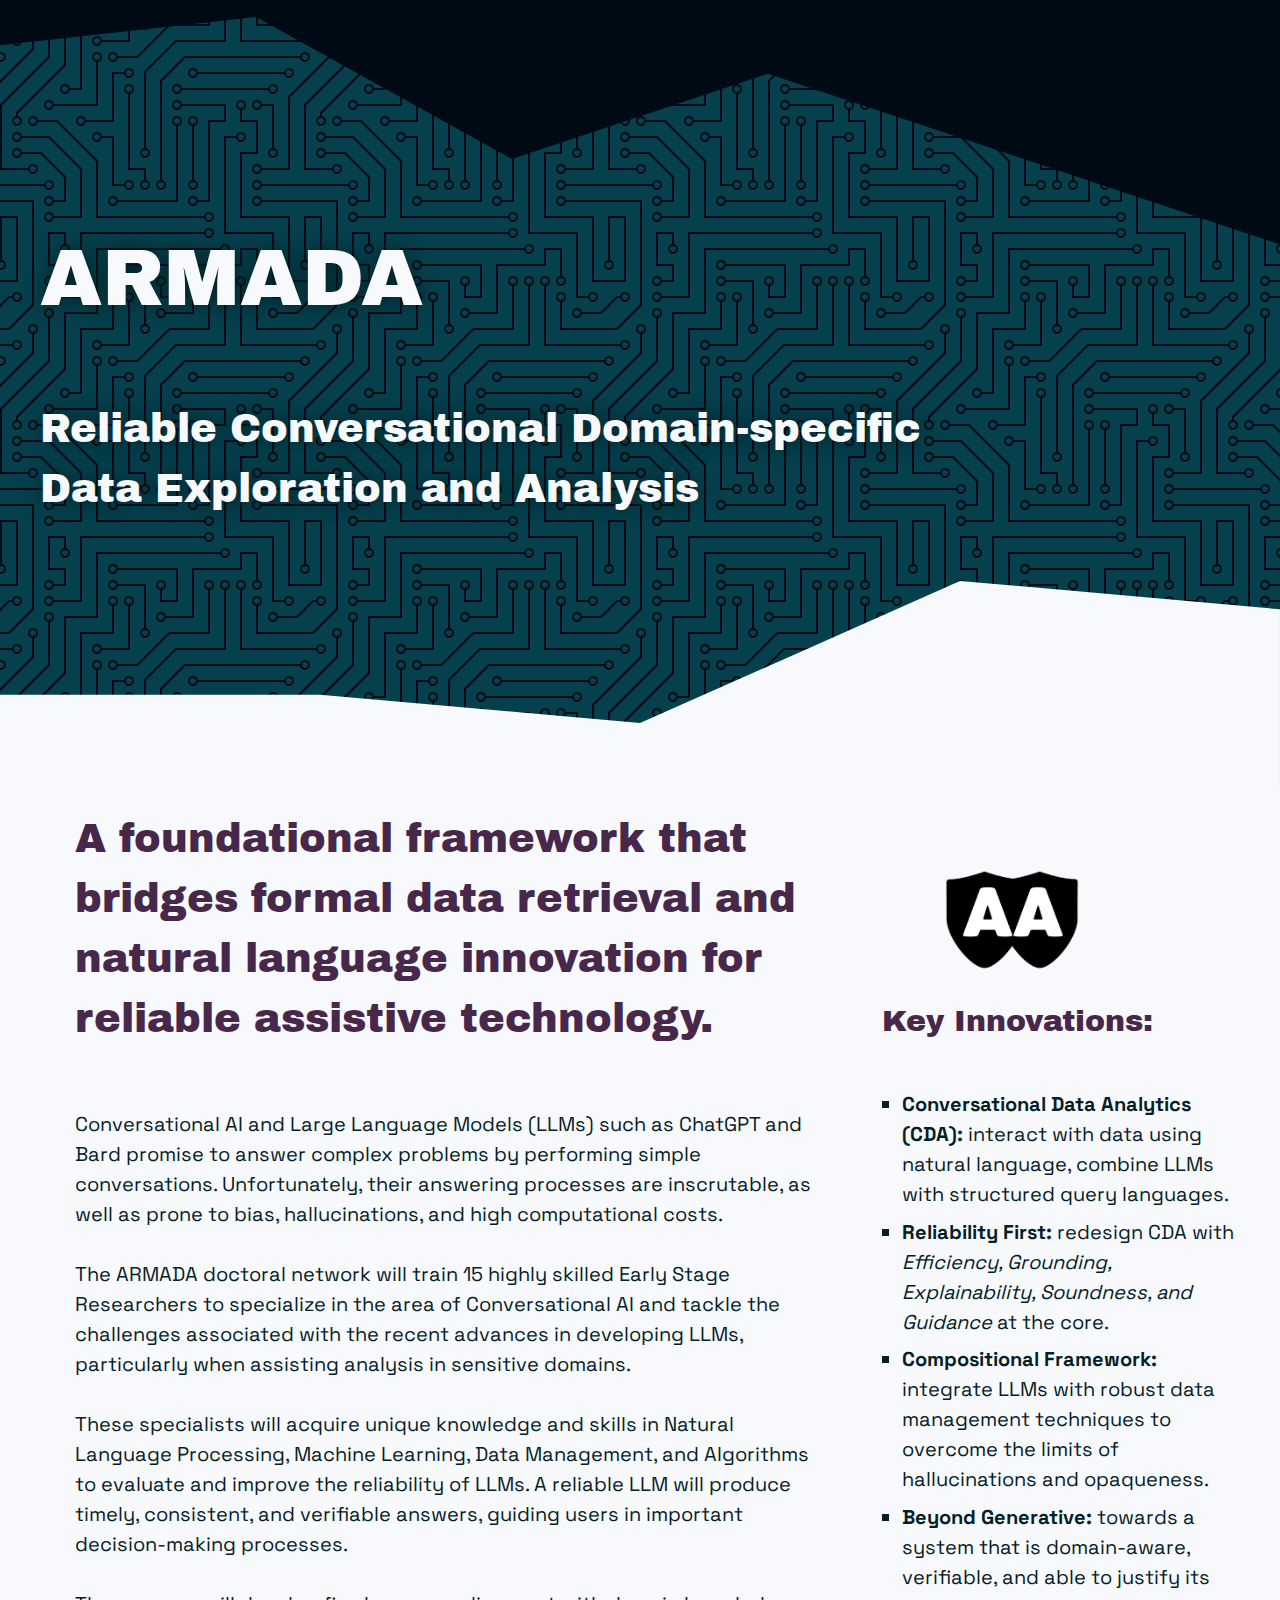
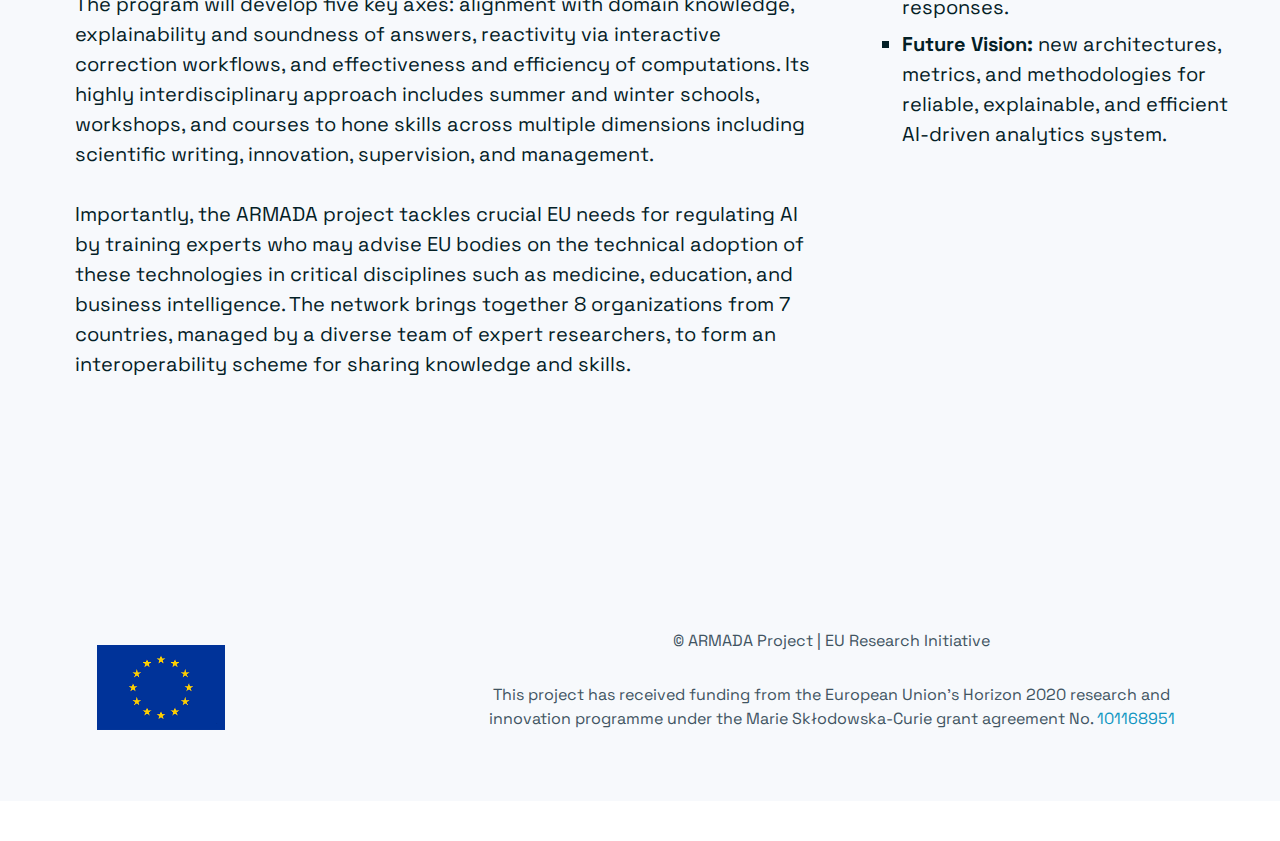
<file: index.html>
<!DOCTYPE html>
<html lang="en">
  <head>
    <meta charset="UTF-8" />
    <meta name="viewport" content="width=device-width, initial-scale=1.0" />
    <title>ARMADA: Reliable Conversational Data Exploration</title>

    <link rel="preconnect" href="https://fonts.googleapis.com">
    <link rel="preconnect" href="https://fonts.gstatic.com" crossorigin>
    <link href="https://fonts.googleapis.com/css2?family=Archivo+Black&family=Space+Grotesk:wght@300..700&display=swap" rel="stylesheet">

    <!-- PicoCSS Framework -->
    <link rel="stylesheet" href="/pico.min.css" />
    <!-- Flexbox Grid CSS -->
    <link rel="stylesheet" href="/flexboxgrid.min.css" />
    <!-- Custom CSS -->
    <link rel="stylesheet" href="/styles.css" />
  </head>
  <body>
    <header>
      <svg class="top" xmlns="http://www.w3.org/2000/svg" viewBox="0 0 1440 320"><path fill="#000A14" fill-opacity="1" d="M0,96L288,64L576,224L864,128L1152,224L1440,320L1440,0L1152,0L864,0L576,0L288,0L0,0Z"></path></svg>
      <!-- Hero Section with SVG Overlay and Catchy Colors -->
      <div class="hero">        
        <div class="hero-content">
          <h1>ARMADA</h1>
          <p class="sub-heading">Reliable Conversational Domain-specific <br /> Data Exploration and Analysis</p>
        </div>
      </div>
      <svg class="bottom" xmlns="http://www.w3.org/2000/svg" viewBox="0 0 1440 320"><path fill="#f7f9fc" fill-opacity="1" d="M0,192L360,192L720,224L1080,64L1440,96L1440,320L1080,320L720,320L360,320L0,320Z"></path></svg>
    </header>

    <main>
        <div class="container">
            <div class="row">            
                <section class="intro col-xs-12 col-md-8">
                    <h1>A foundational framework that bridges formal data retrieval and natural language innovation for reliable assistive technology.</h1>
                    <p>
                    Conversational AI and Large Language Models (LLMs) such as ChatGPT and Bard promise to answer complex problems by performing simple conversations. Unfortunately, their answering processes are inscrutable, as well as prone to bias, hallucinations, and high computational costs.
                    </p>
                    <p>
                    The ARMADA doctoral network will train 15 highly skilled Early Stage Researchers to specialize in the area of Conversational AI and tackle the challenges associated with the recent advances in developing LLMs, particularly when assisting analysis in sensitive domains.
                    </p>
                    <p>
                    These specialists will acquire unique knowledge and skills in Natural Language Processing, Machine Learning, Data Management, and Algorithms to evaluate and improve the reliability of LLMs. A reliable LLM will produce timely, consistent, and verifiable answers, guiding users in important decision-making processes.
                    </p>
                    <p>
                    The program will develop five key axes: alignment with domain knowledge, explainability and soundness of answers, reactivity via interactive correction workflows, and effectiveness and efficiency of computations. Its highly interdisciplinary approach includes summer and winter schools, workshops, and courses to hone skills across multiple dimensions including scientific writing, innovation, supervision, and management.
                    </p>
                    <p>
                    Importantly, the ARMADA project tackles crucial EU needs for regulating AI by training experts who may advise EU bodies on the technical adoption of these technologies in critical disciplines such as medicine, education, and business intelligence. The network brings together 8 organizations from 7 countries, managed by a diverse team of expert researchers, to form an interoperability scheme for sharing knowledge and skills.
                    </p>
                </section>
                <section class="side col-xs-12 col-md-4">
                    <!-- Logo placeholder -->
                    <img src="/armada-logo.png" alt="Project Logo" class="logo" width="40px"/>
                    <h3>Key Innovations:</h3>                    
                    <ul>
                        <li><strong>Conversational Data Analytics (CDA):</strong> interact with data using natural language, combine LLMs with structured query languages.</li>
                        <li><strong>Reliability First:</strong> redesign CDA with <em>Efficiency, Grounding, Explainability, Soundness, and Guidance</em> at the core.</li>
                        <li><strong>Compositional Framework:</strong> integrate LLMs with robust data management techniques to overcome the limits of hallucinations and opaqueness.</li>
                        <li><strong>Beyond Generative:</strong> towards a system that is domain-aware, verifiable, and able to justify its responses.</li>
                        <li><strong>Future Vision:</strong> new architectures, metrics, and methodologies for reliable, explainable, and efficient AI-driven analytics system.</li>
                    </ul>
                </section>            
            </div>
        </div>
    </main>

    <footer>
        <div class="container">
            <div class="row">
                <div class="col-md-2 col-xs-12">
                    <img class="eu-logo" src="/euflag.png" alt="EU Flag" />
                </div>
                <div class="col-md-8 col-md-offset-2 col-xs-12">
                    <p>&copy; ARMADA Project | EU Research Initiative</p>
                    <p>
                        This project has received funding from the European Union's Horizon 2020 research and innovation
                        programme under the Marie Skłodowska-Curie grant agreement No.
                        <a href="https://cordis.europa.eu/project/id/101168951" target="_blank">101168951</a>
                    </p>
                    </p>
                </div>
            </div>
        </div>
    </footer>
  </body>
</html>
</file>
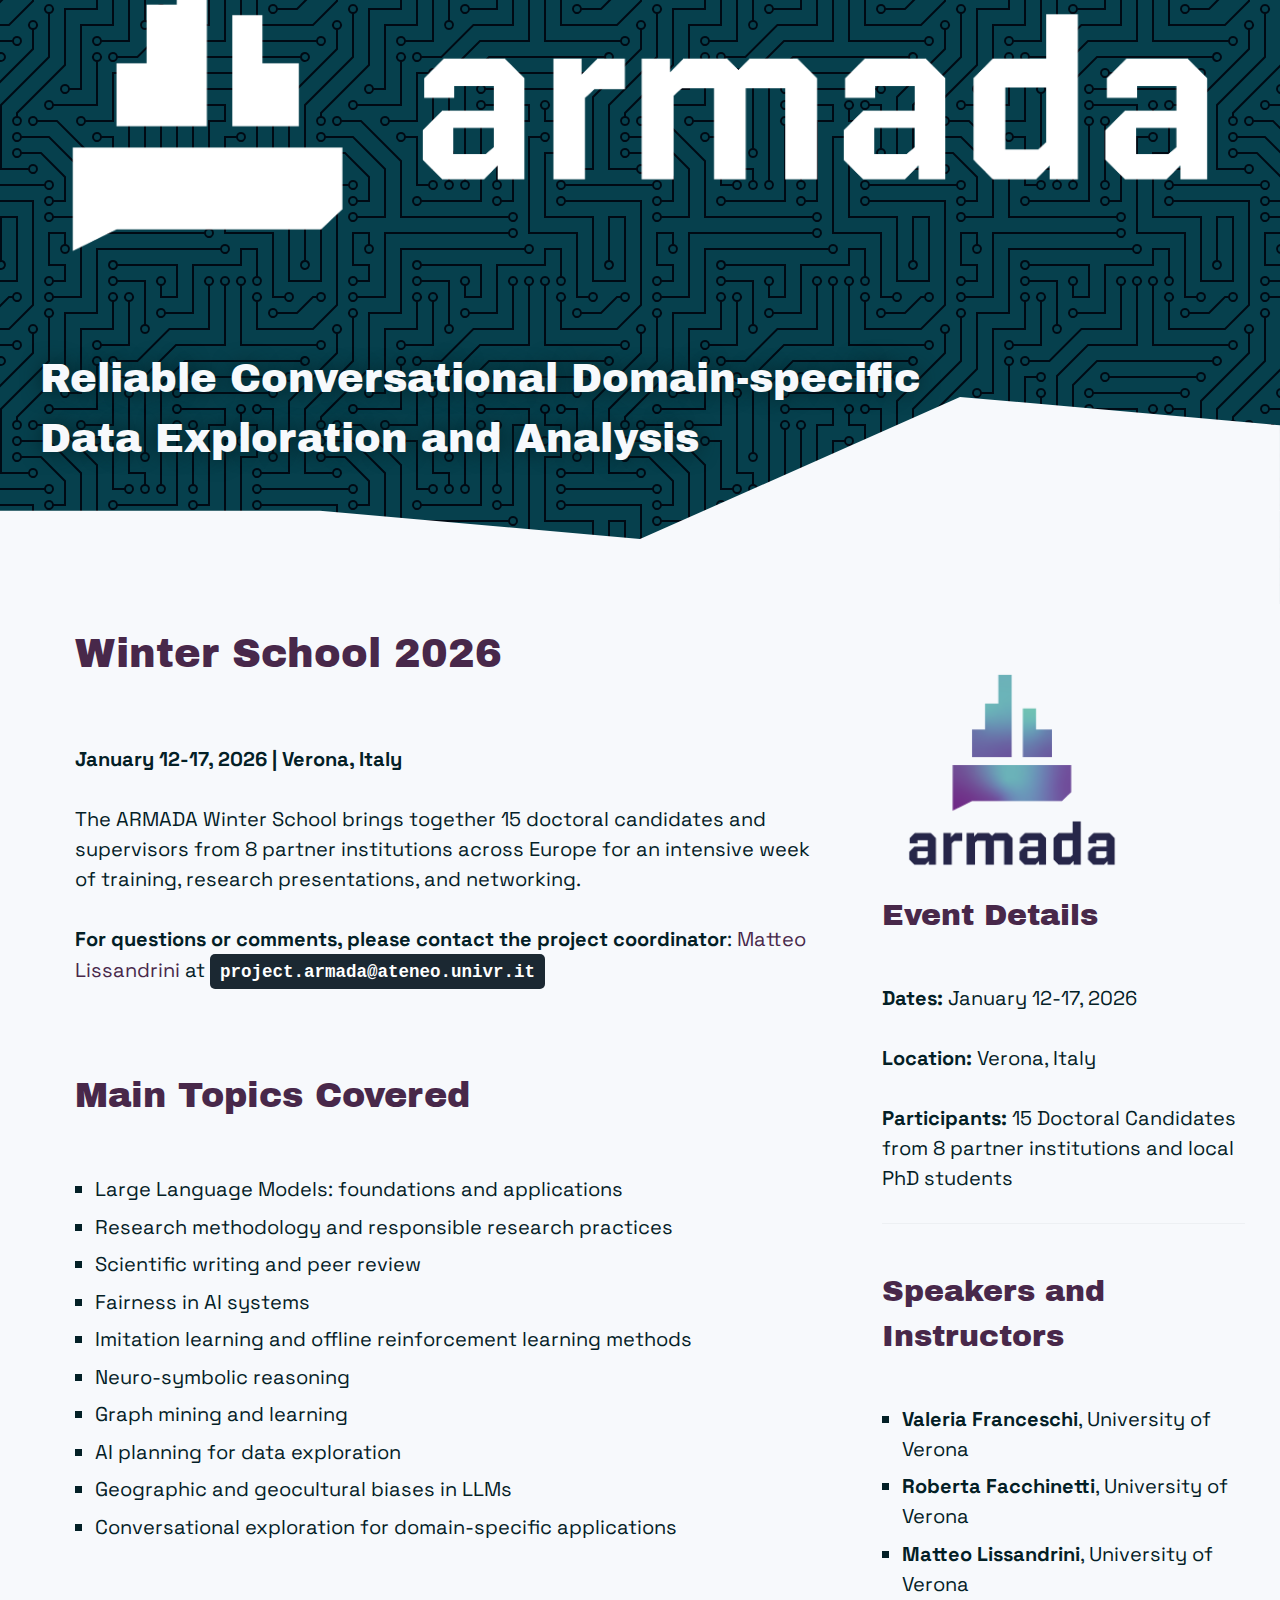
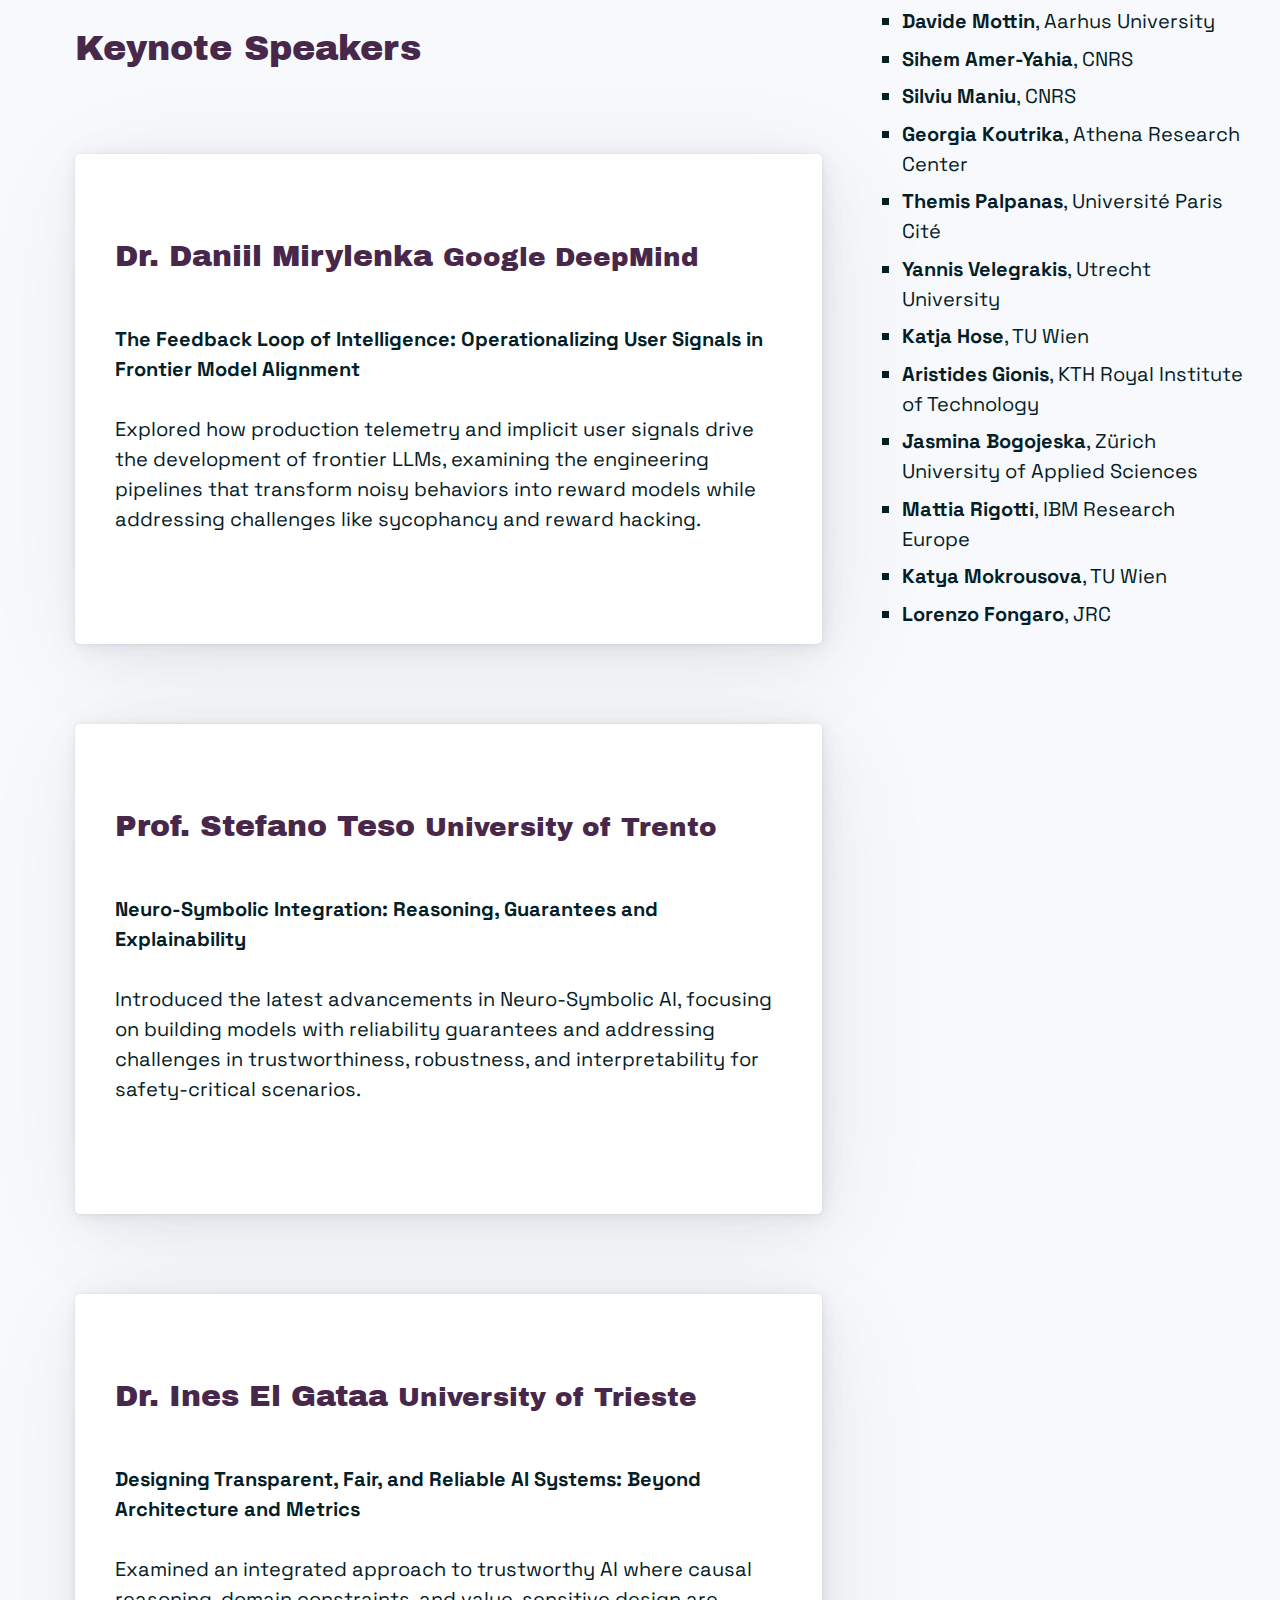
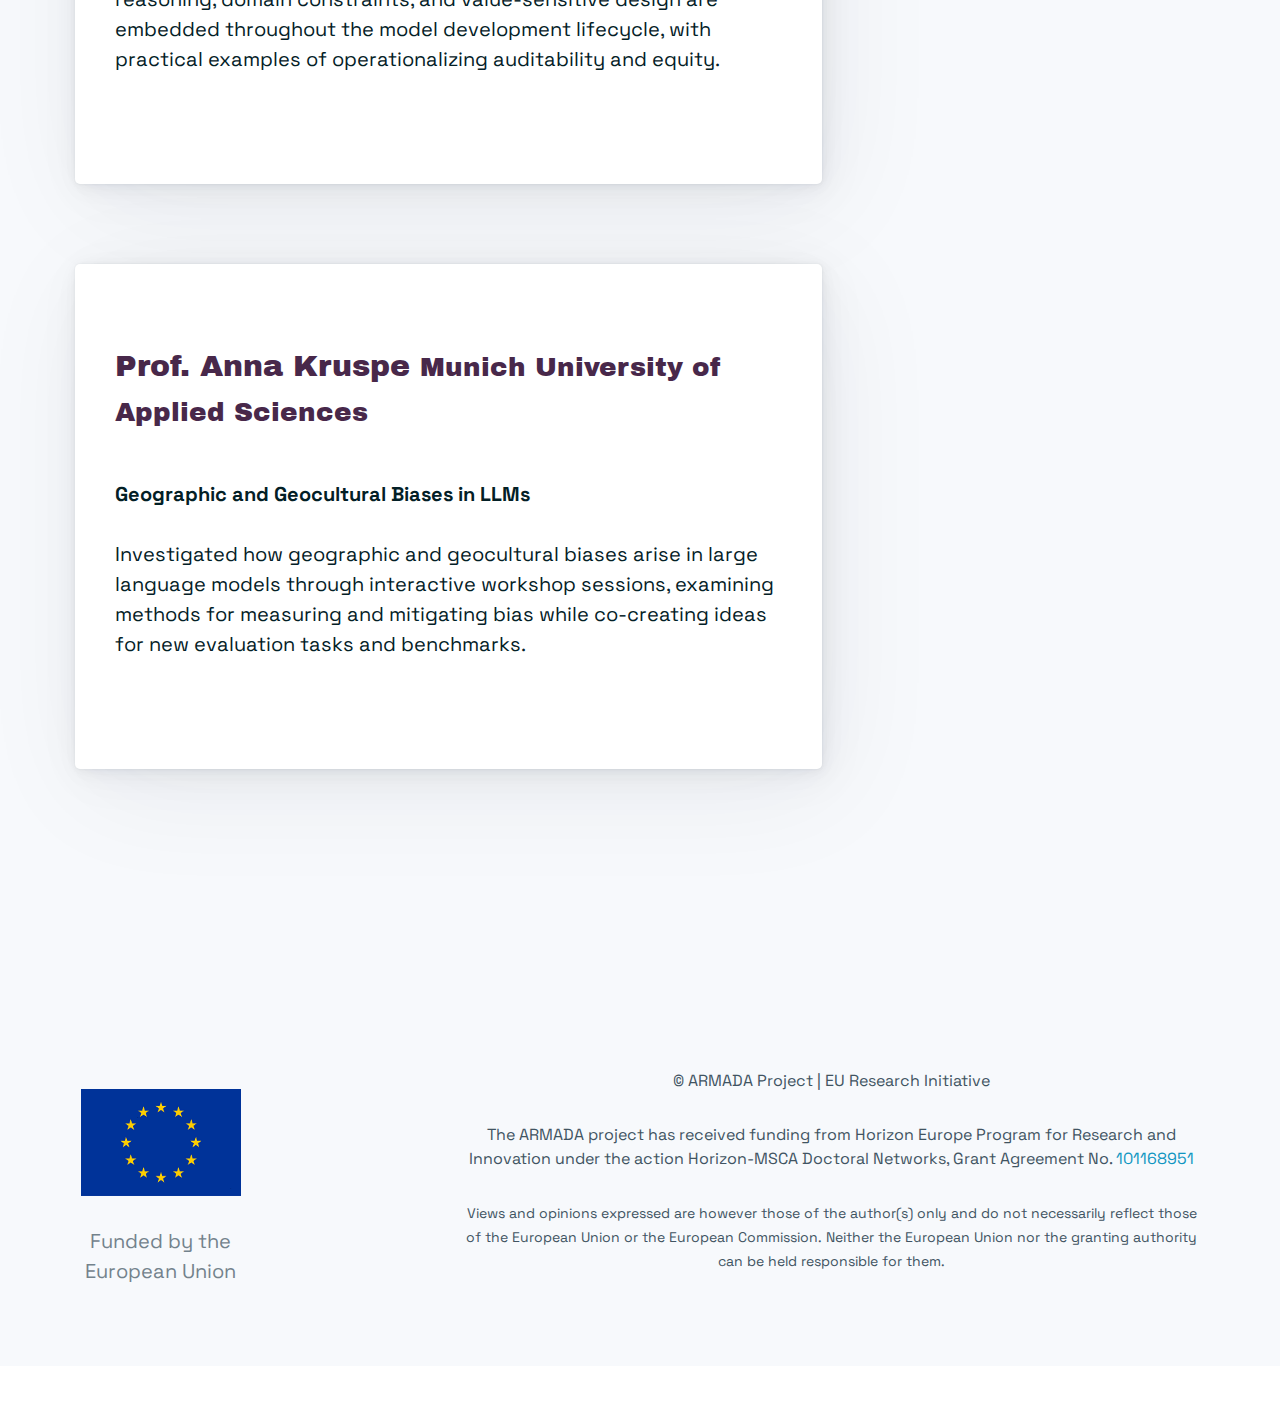
<file: 2026-univr-winterschool.html>
<!DOCTYPE html>
<html lang="en">
  <head>
    <meta charset="UTF-8" />
    <meta name="viewport" content="width=device-width, initial-scale=1.0" />
    <title>ARMADA Winter School 2026</title>

    <link rel="preconnect" href="https://fonts.googleapis.com">
    <link rel="preconnect" href="https://fonts.gstatic.com" crossorigin>
    <link href="https://fonts.googleapis.com/css2?family=Archivo+Black&family=Montserrat:ital,wght@0,100..900;1,100..900&family=Space+Grotesk:wght@300..700&display=swap" rel="stylesheet">
    <link href="https://fonts.googleapis.com/css2?family=Archivo+Black&family=Space+Grotesk:wght@300..700&display=swap" rel="stylesheet">
    <link rel="stylesheet" href="https://use.fontawesome.com/releases/v5.6.3/css/all.css" integrity="sha384-UHRtZLI+pbxtHCWp1t77Bi1L4ZtiqrqD80Kn4Z8NTSRyMA2Fd33n5dQ8lWUE00s/" crossorigin="anonymous" />

    <!-- PicoCSS Framework -->
    <link rel="stylesheet" href="/pico.min.css" />
    <!-- Flexbox Grid CSS -->
    <link rel="stylesheet" href="/flexboxgrid.min.css" />
    <!-- Custom CSS -->
    <link rel="stylesheet" href="/styles.css" />
  </head>
  <body>
    <header>
      <!-- <svg class="top" xmlns="http://www.w3.org/2000/svg" viewBox="0 0 1440 320"><path fill="#000A14" fill-opacity="1" d="M0,96L288,64L576,224L864,128L1152,224L1440,320L1440,0L1152,0L864,0L576,0L288,0L0,0Z"></path></svg> -->
      <!-- Hero Section with SVG Overlay and Catchy Colors -->
      <div class="hero">
        <div class="hero-content">
          <h1><img src="logos/armada-logo-w-h.png" alt="ARMADA" id="h-logo" /></h1>
          <p class="sub-heading">Reliable Conversational Domain-specific <br /> Data Exploration and Analysis</p>
        </div>
      </div>
      <svg class="bottom" xmlns="http://www.w3.org/2000/svg" viewBox="0 0 1440 320"><path fill="#f7f9fc" fill-opacity="1" d="M0,192L360,192L720,224L1080,64L1440,96L1440,320L1080,320L720,320L360,320L0,320Z"></path></svg>
    </header>

    <main>
        <div class="container">
            <div class="row">            
                <section class="intro col-xs-12 col-md-8">
                    <section>
                      <h1><i class="fas fa-snowflake"></i> Winter School 2026</h1>
                      <p>
                        <strong>January 12-17, 2026 | Verona, Italy</strong>
                      </p>

                      <p>The ARMADA Winter School brings together 15 doctoral candidates and supervisors from 8 partner institutions across Europe for an intensive week of training, research presentations, and networking.</p>

                      <p><strong>For questions or comments, please contact the project coordinator</strong>: <a href="https://lissandrini.com">Matteo Lissandrini</a> at <kbd>project.armada@ateneo.univr.it</kbd></p>
                    </section>

                    <section>
                      <h2><i class="fas fa-book"></i> Main Topics Covered</h2>
                      <ul>
                        <li>Large Language Models: foundations and applications</li>
                        <li>Research methodology and responsible research practices</li>
                        <li>Scientific writing and peer review</li>
                        <li>Fairness in AI systems</li>
                        <li>Imitation learning and offline reinforcement learning methods</li>
                        <li>Neuro-symbolic reasoning</li>
                        <li>Graph mining and learning</li>
                        <li>AI planning for data exploration</li>
                        <li>Geographic and geocultural biases in LLMs</li>
                        <li>Conversational exploration for domain-specific applications</li>
                      </ul>
                    </section>

                    <section>
                      <h2><i class="fas fa-microphone"></i> Keynote Speakers</h2>
                      
                      <article class="wp-container">
                        <!-- Image: headshot of Daniil Mirylenka, suggested path: /speakers/mirylenka.jpg -->
                        <h3>Dr. Daniil Mirylenka <small>Google DeepMind</small></h3>
                        <p><strong>The Feedback Loop of Intelligence: Operationalizing User Signals in Frontier Model Alignment</strong></p>
                        <p>Explored how production telemetry and implicit user signals drive the development of frontier LLMs, examining the engineering pipelines that transform noisy behaviors into reward models while addressing challenges like sycophancy and reward hacking.</p>
                      </article>

                      <article class="wp-container">
                        <!-- Image: headshot of Stefano Teso, suggested path: /speakers/teso.jpg -->
                        <h3>Prof. Stefano Teso <small>University of Trento</small></h3>
                        <p><strong>Neuro-Symbolic Integration: Reasoning, Guarantees and Explainability</strong></p>
                        <p>Introduced the latest advancements in Neuro-Symbolic AI, focusing on building models with reliability guarantees and addressing challenges in trustworthiness, robustness, and interpretability for safety-critical scenarios.</p>
                      </article>

                      <article class="wp-container">
                        <!-- Image: headshot of Ines El Gataa, suggested path: /speakers/elgataa.jpg -->
                        <h3>Dr. Ines El Gataa <small>University of Trieste</small></h3>
                        <p><strong>Designing Transparent, Fair, and Reliable AI Systems: Beyond Architecture and Metrics</strong></p>
                        <p>Examined an integrated approach to trustworthy AI where causal reasoning, domain constraints, and value-sensitive design are embedded throughout the model development lifecycle, with practical examples of operationalizing auditability and equity.</p>
                      </article>

                      <article class="wp-container">
                        <!-- Image: headshot of Anna Kruspe, suggested path: /speakers/kruspe.jpg -->
                        <h3>Prof. Anna Kruspe <small>Munich University of Applied Sciences</small></h3>
                        <p><strong>Geographic and Geocultural Biases in LLMs</strong></p>
                        <p>Investigated how geographic and geocultural biases arise in large language models through interactive workshop sessions, examining methods for measuring and mitigating bias while co-creating ideas for new evaluation tasks and benchmarks.</p>
                      </article>

                    </section>
                </section>

                <section class="side col-xs-12 col-md-4">
                    <!-- Image: ARMADA logo -->
                    <img src="/logos/armada-logo-c-v.png" alt="Project Logo" class="logo" width="40px"/>
                    
                    <h3><i class="fas fa-calendar-alt"></i> Event Details</h3>
                    <p><strong>Dates:</strong> January 12-17, 2026</p>
                    <p><strong>Location:</strong> Verona, Italy</p>
                    <p><strong>Participants:</strong> 15 Doctoral Candidates from 8 partner institutions and local PhD students</p>
                    
                    <hr />

                    <h3><i class="fas fa-chalkboard-teacher"></i> Speakers and Instructors</h3>
                    <ul>
                      <li><b>Valeria Franceschi</b>, University of Verona</li>
                      <li><b>Roberta Facchinetti</b>, University of Verona</li>
                      <li><b>Matteo Lissandrini</b>, University of Verona</li>
                      <li><b>Davide Mottin</b>, Aarhus University</li>
                      <li><b>Sihem Amer-Yahia</b>, CNRS</li>
                      <li><b>Silviu Maniu</b>, CNRS</li>
                      <li><b>Georgia Koutrika</b>, Athena Research Center</li>
                      <li><b>Themis Palpanas</b>, Université Paris Cité</li>
                      <li><b>Yannis Velegrakis</b>, Utrecht University</li>
                      <li><b>Katja Hose</b>, TU Wien</li>
                      <li><b>Aristides Gionis</b>, KTH Royal Institute of Technology</li>
                      <li><b>Jasmina Bogojeska</b>, Zürich University of Applied Sciences</li>
                      <li><b>Mattia Rigotti</b>, IBM Research Europe</li>
                      <li><b>Katya Mokrousova</b>, TU Wien</li>
                      <li><b>Lorenzo Fongaro</b>, JRC</li>
                    </ul>
                    
                </section>            
            </div>
        </div>
    </main>

    <footer>
        <div class="container">
            <div class="row">
                <figure class="col-md-2 col-xs-12">
                    <img class="eu-logo" src="/euflag.png" alt="EU Flag" />
                    <figcaption>
                      Funded by the European Union
                    </figcaption>
                </figure>
                <div class="col-md-8 col-md-offset-2 col-xs-12">
                    <p>&copy; ARMADA Project | EU Research Initiative</p>
                    <p>
                        The ARMADA project has received funding from Horizon Europe Program for Research and Innovation under the action Horizon-MSCA Doctoral Networks, Grant Agreement No. <a href="https://cordis.europa.eu/project/id/101168951" target="_blank">101168951</a>
                    </p>
                    <p>
                      <small>
                        Views and opinions expressed are however those of the author(s) only and do not necessarily reflect those of the European Union or the European Commission. Neither the European Union nor the granting authority can be held responsible for them.
                      </small>
                    </p>
                </div>
            </div>
        </div>
    </footer>
  </body>
</html>
</file>
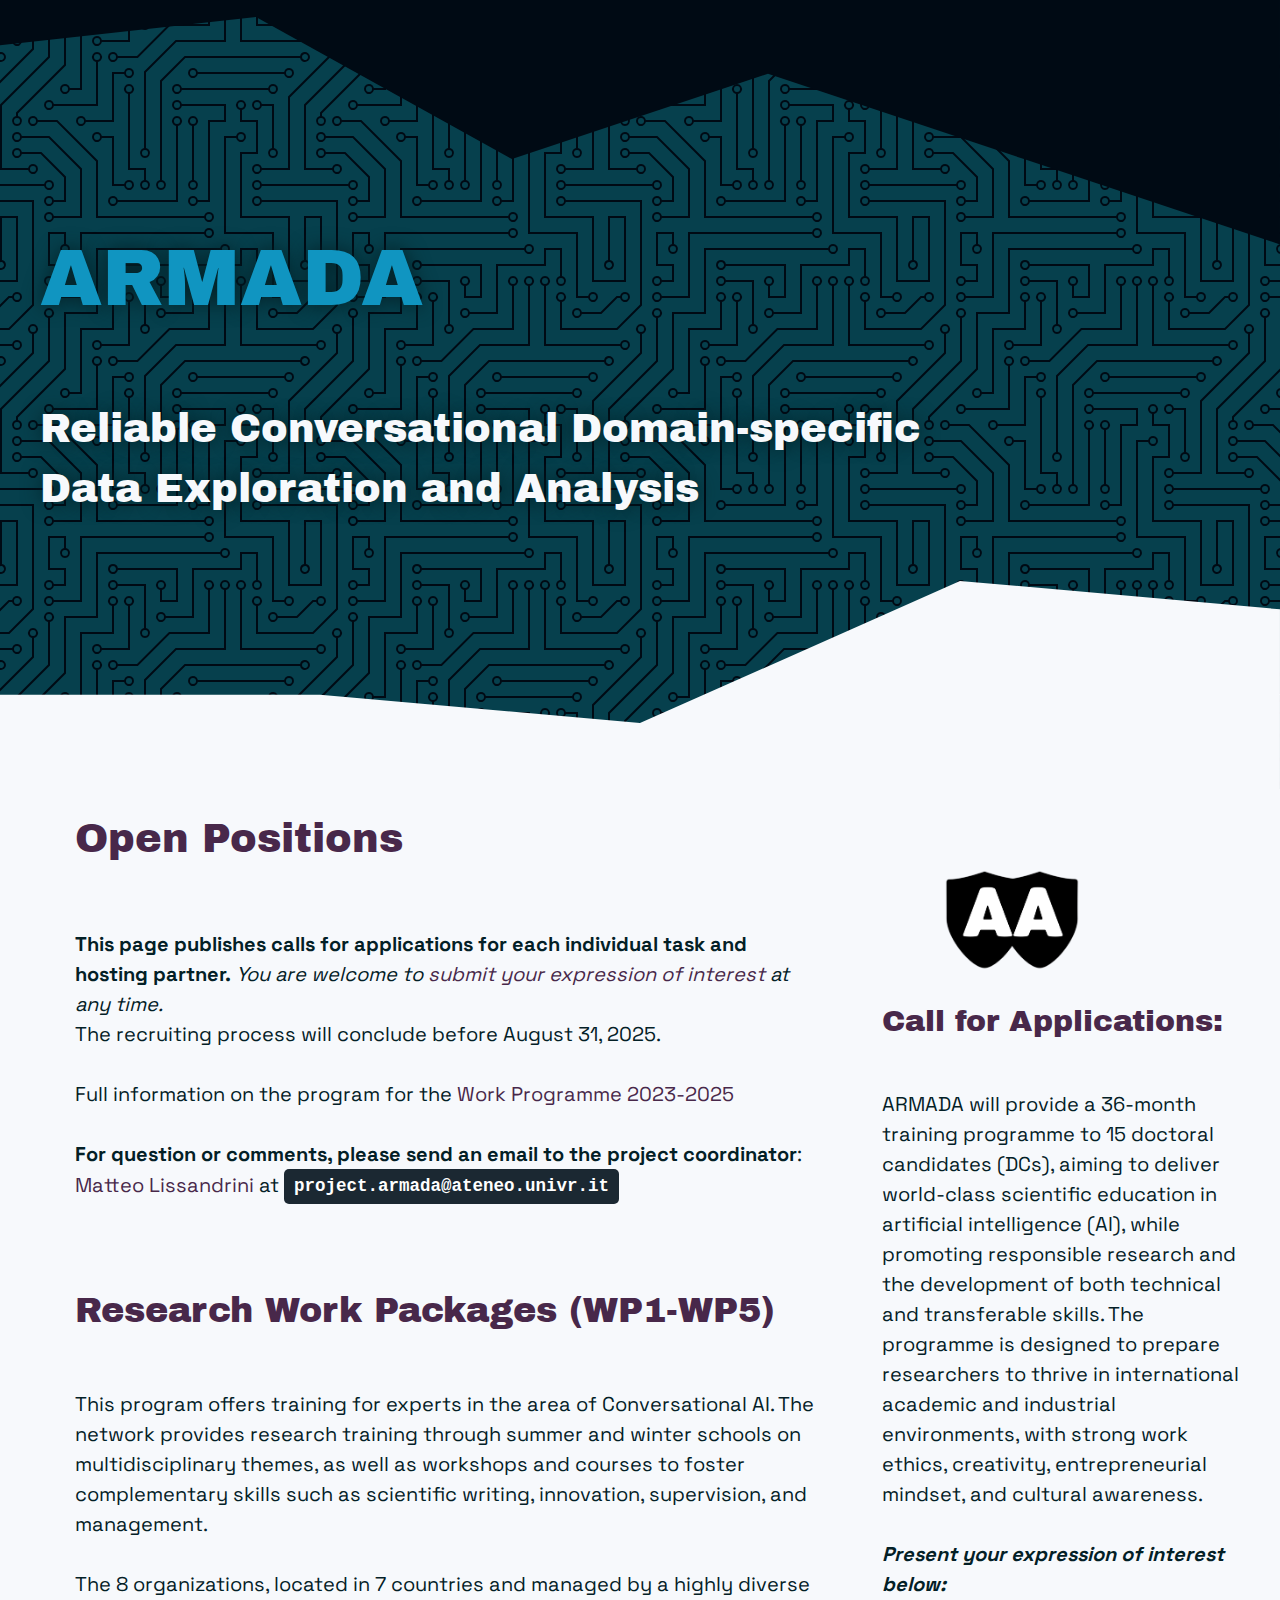
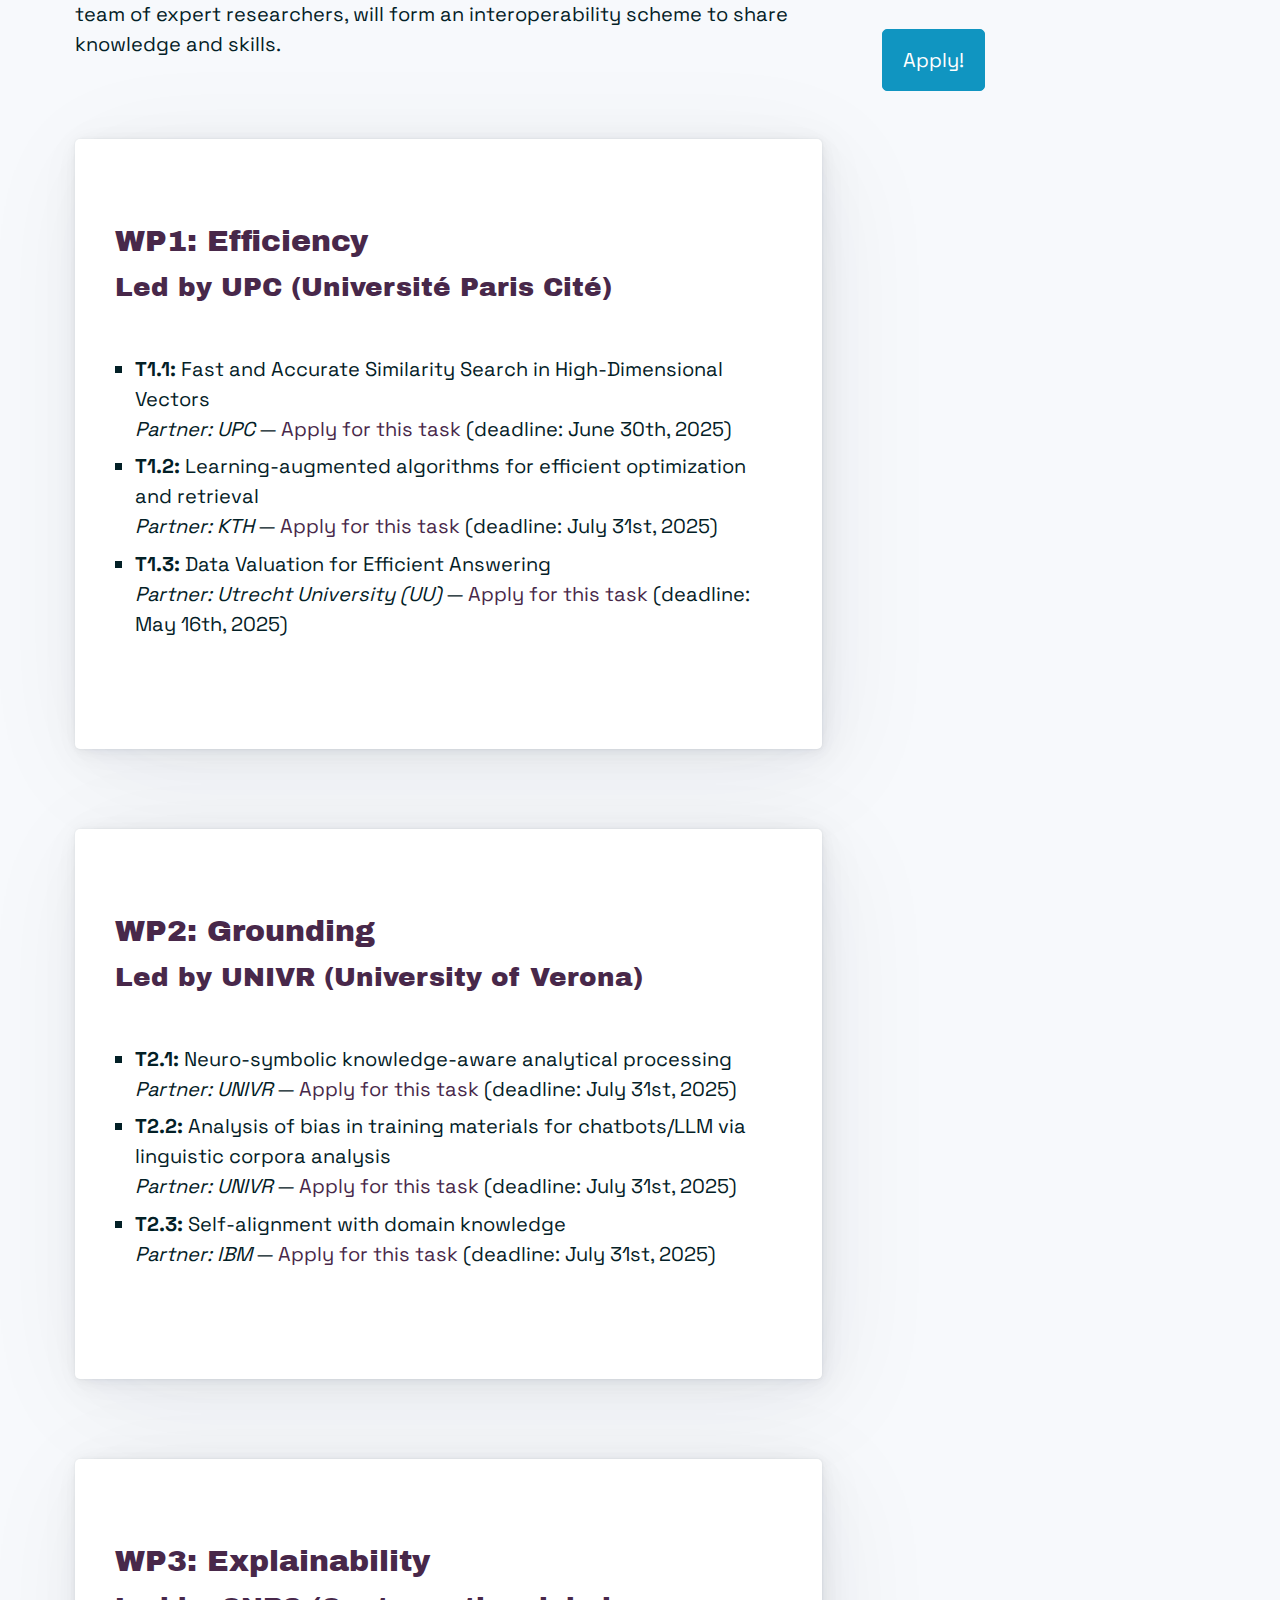
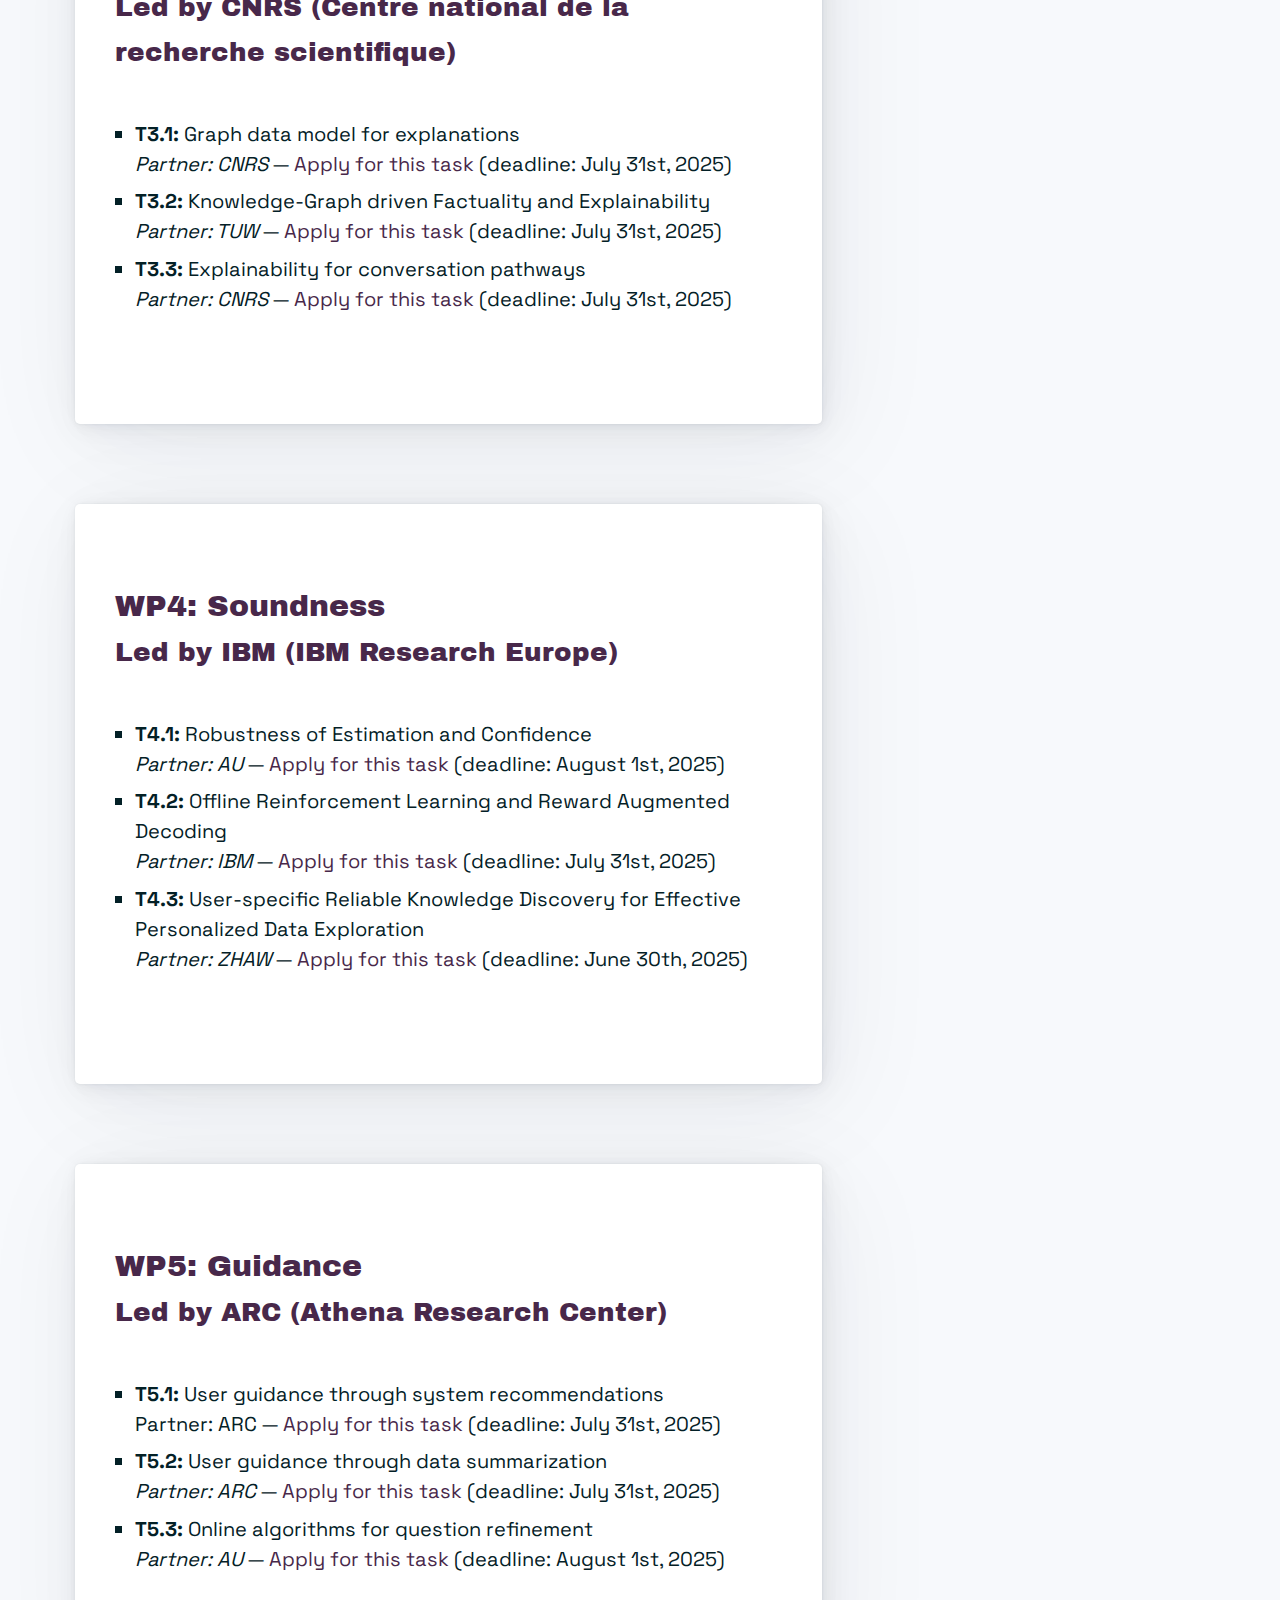
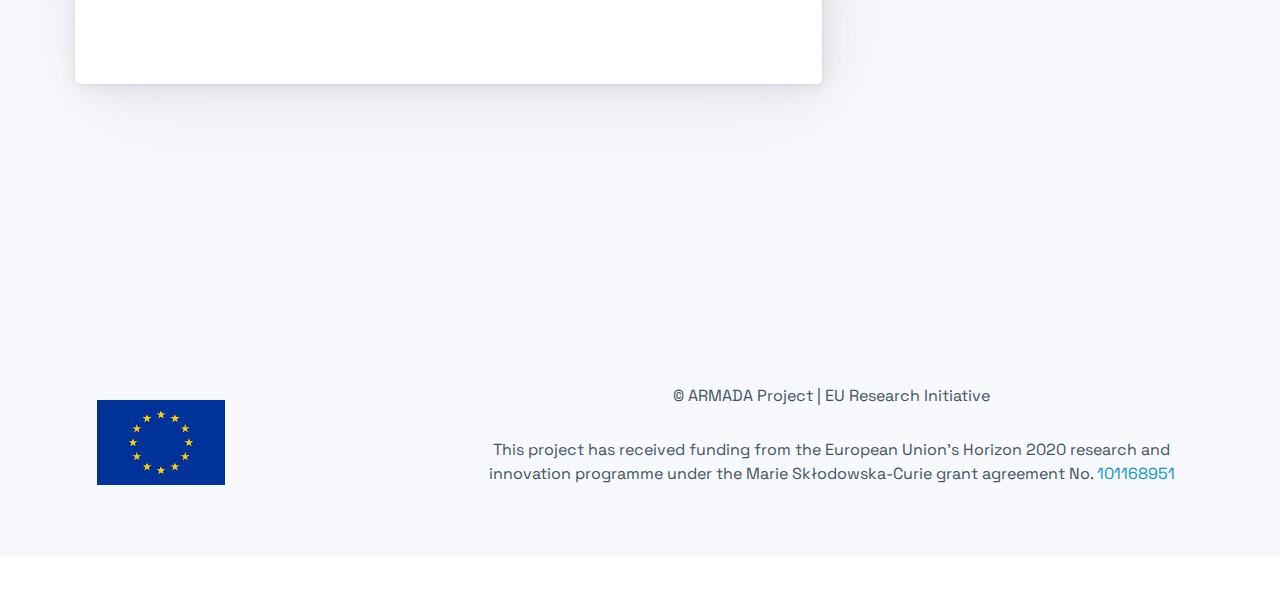
<file: call.html>
<!DOCTYPE html>
<html lang="en">
  <head>
    <meta charset="UTF-8" />
    <meta name="viewport" content="width=device-width, initial-scale=1.0" />
    <title>ARMADA: Reliable Conversational Data Exploration</title>

    <link rel="preconnect" href="https://fonts.googleapis.com">
    <link rel="preconnect" href="https://fonts.gstatic.com" crossorigin>
    <link href="https://fonts.googleapis.com/css2?family=Archivo+Black&family=Space+Grotesk:wght@300..700&display=swap" rel="stylesheet">

    <!-- PicoCSS Framework -->
    <link rel="stylesheet" href="/pico.min.css" />
    <!-- Flexbox Grid CSS -->
    <link rel="stylesheet" href="/flexboxgrid.min.css" />
    <!-- Custom CSS -->
    <link rel="stylesheet" href="/styles.css" />
  </head>
  <body>
    <header>
      <svg class="top" xmlns="http://www.w3.org/2000/svg" viewBox="0 0 1440 320"><path fill="#000A14" fill-opacity="1" d="M0,96L288,64L576,224L864,128L1152,224L1440,320L1440,0L1152,0L864,0L576,0L288,0L0,0Z"></path></svg>
      <!-- Hero Section with SVG Overlay and Catchy Colors -->
      <div class="hero">        
        <div class="hero-content">
          <h1><a href="/">ARMADA</a></h1>
          <p class="sub-heading">Reliable Conversational Domain-specific <br /> Data Exploration and Analysis</p>
        </div>
      </div>
      <svg class="bottom" xmlns="http://www.w3.org/2000/svg" viewBox="0 0 1440 320"><path fill="#f7f9fc" fill-opacity="1" d="M0,192L360,192L720,224L1080,64L1440,96L1440,320L1080,320L720,320L360,320L0,320Z"></path></svg>
    </header>

    <main>
        <div class="container">
            <div class="row">            
                <section class="intro col-xs-12 col-md-8">
                    <section>
                      <h1>Open Positions</h1>
                      <p>
                        <strong>This page publishes calls for applications for each individual task and hosting partner.</strong>
                        <em>You are welcome to <a href="https://forms.office.com/Pages/ResponsePage.aspx?id=kTYadtrcCEC7g7fSmIJko1dvnJrZsvZCtjmBl-M7D05UNUdXTjlCRVA3V1FYTFhGU0ZFQ0ZCUVpWMi4u">submit your expression of interest</a> at any time.</em><br/>
                        The recruiting process will conclude before August 31, 2025.
                      </p>

                      <p>Full information on the program for the <a href="https://ec.europa.eu/info/funding-tenders/opportunities/docs/2021-2027/horizon/wp-call/2023-2024/wp-2-msca-actions_horizon-2023-2024_en.pdf">Work Programme 2023-2025</a></p>

                      <p><strong>For question or comments, please send an email to the project coordinator</strong>: <a href="https://lissandrini.com">Matteo Lissandrini</a> at <kbd>project.armada@ateneo.univr.it</kbd></p>



                    </section>

                    <section>
                      <h2>Research Work Packages (WP1-WP5)</h2>
                      <p>This program offers training for experts in the area of Conversational AI.
                        The network provides research training through summer and winter schools on multidisciplinary themes, as well as workshops and courses to foster complementary skills such as scientific writing, innovation, supervision, and management.</p>

                      <p>
                        The 8 organizations, located in 7 countries and managed by a highly diverse team of expert researchers, will form an interoperability scheme to share knowledge and skills.
                      </p>
                    </section>

                    <article class="wp-container">
                      <h3>
                          WP1: Efficiency <br />
                          <small>Led by UPC (Université Paris Cité)</small>
                      </h3>
                      <ul>
                          <li class="task">
                                <span class="task-name"><b>T1.1:</b> Fast and Accurate Similarity Search in High-Dimensional Vectors</span><br />
                                <em class="task-leader">Partner: UPC</em> &mdash; <a href="https://forms.office.com/Pages/ResponsePage.aspx?id=kTYadtrcCEC7g7fSmIJko1dvnJrZsvZCtjmBl-M7D05UNUdXTjlCRVA3V1FYTFhGU0ZFQ0ZCUVpWMi4u">Apply for this task</a> (deadline: June 30th, 2025)
                          </li>
                          <li class="task">
                              <span class="task-name"><b>T1.2:</b> Learning-augmented algorithms for efficient optimization and retrieval</span><br />
                              <em class="task-leader">Partner: KTH</em> &mdash; <a href="https://forms.office.com/Pages/ResponsePage.aspx?id=kTYadtrcCEC7g7fSmIJko1dvnJrZsvZCtjmBl-M7D05UNUdXTjlCRVA3V1FYTFhGU0ZFQ0ZCUVpWMi4u">Apply for this task</a>  (deadline: July 31st, 2025)
                          </li>
                          <li class="task">
                              <span class="task-name"><b>T1.3:</b> Data Valuation for Efficient Answering</span><br />
                              <em class="task-leader">Partner: Utrecht University (UU)</em> &mdash; <a href="https://www.uu.nl/en/research/ai-data-science/data-intensive-systems/calls">Apply for this task</a> (deadline: May 16th, 2025)
                          </li>
                      </ul>
                    </article>

                    <article class="wp-container">
                      <h3>
                        WP2: Grounding <br />
                        <small>Led by UNIVR (University of Verona)</small>
                      </h3>
                      <ul>
                        <li class="task">
                          <span class="task-name"><b>T2.1:</b> Neuro-symbolic knowledge-aware analytical processing</span><br />
                          <em class="task-leader">Partner: UNIVR</em> &mdash; <a href="https://forms.office.com/Pages/ResponsePage.aspx?id=kTYadtrcCEC7g7fSmIJko1dvnJrZsvZCtjmBl-M7D05UNUdXTjlCRVA3V1FYTFhGU0ZFQ0ZCUVpWMi4u">Apply for this task</a> (deadline: July 31st, 2025)
                        </li>
                        <li class="task">
                          <span class="task-name"><b>T2.2:</b> Analysis of bias in training materials for chatbots/LLM via linguistic corpora analysis</span><br />
                          <em class="task-leader">Partner: UNIVR</em> &mdash; <a href="https://forms.office.com/Pages/ResponsePage.aspx?id=kTYadtrcCEC7g7fSmIJko1dvnJrZsvZCtjmBl-M7D05UNUdXTjlCRVA3V1FYTFhGU0ZFQ0ZCUVpWMi4u">Apply for this task</a> (deadline: July 31st, 2025)
                        </li>
                        <li class="task">
                          <span class="task-name"><b>T2.3:</b> Self-alignment with domain knowledge</span><br />
                          <em class="task-leader">Partner: IBM</em> &mdash; <a href="https://www.zurich.ibm.com/careers/2025_008.html">Apply for this task</a> (deadline: July 31st, 2025)
                        </li>
                      </ul>



                    </article>

                    <article class="wp-container">
                      <h3>
                        WP3: Explainability <br />
                        <small>Led by CNRS (Centre national de la recherche scientifique)</small>
                      </h3>
                      <ul>
                        <li class="task">
                          <span class="task-name"><b>T3.1:</b> Graph data model for explanations</span><br />
                          <em class="task-leader">Partner: CNRS</em> &mdash; <a href="https://forms.office.com/Pages/ResponsePage.aspx?id=kTYadtrcCEC7g7fSmIJko1dvnJrZsvZCtjmBl-M7D05UNUdXTjlCRVA3V1FYTFhGU0ZFQ0ZCUVpWMi4u">Apply for this task</a> (deadline: July 31st, 2025)
                        </li>
                        <li class="task">
                          <span class="task-name"><b>T3.2:</b> Knowledge-Graph driven Factuality and Explainability</span><br />
                          <em class="task-leader">Partner: TUW</em> &mdash; <a href="https://dmki-tuwien.github.io/jobs.html#armada">Apply for this task</a> (deadline: July 31st, 2025)
                        </li>
                        <li class="task">
                          <span class="task-name"><b>T3.3:</b> Explainability for conversation pathways</span><br />
                          <em class="task-leader">Partner: CNRS</em> &mdash; <a href="https://forms.office.com/Pages/ResponsePage.aspx?id=kTYadtrcCEC7g7fSmIJko1dvnJrZsvZCtjmBl-M7D05UNUdXTjlCRVA3V1FYTFhGU0ZFQ0ZCUVpWMi4u">Apply for this task</a> (deadline: July 31st, 2025)
                        </li>
                      </ul>
                    </article>

                    <article class="wp-container">
                      <h3>
                        WP4: Soundness <br />
                        <small>Led by IBM (IBM Research Europe)</small>
                      </h3>
                      <ul>
                        <li class="task">
                          <span class="task-name"><b>T4.1:</b> Robustness of Estimation and Confidence</span><br />
                          <em class="task-leader">Partner: AU</em> &mdash; <a href="https://forms.office.com/Pages/ResponsePage.aspx?id=kTYadtrcCEC7g7fSmIJko1dvnJrZsvZCtjmBl-M7D05UNUdXTjlCRVA3V1FYTFhGU0ZFQ0ZCUVpWMi4u">Apply for this task</a> (deadline: August 1st, 2025)
                        </li>
                        <li class="task">
                          <span class="task-name"><b>T4.2:</b> Offline Reinforcement Learning and Reward Augmented Decoding</span><br />
                          <em class="task-leader">Partner: IBM</em> &mdash; <a href="https://www.zurich.ibm.com/careers/2025_009.html">Apply for this task</a> (deadline: July 31st, 2025)
                        </li>
                        <li class="task">
                          <span class="task-name"><b>T4.3:</b> User-specific Reliable Knowledge Discovery for Effective Personalized Data Exploration</span><br />
                          <em class="task-leader">Partner: ZHAW</em> &mdash; <a href="https://www.zhaw.ch/en/jobs/vacant-positions/job-details/job/detail/3614929">Apply for this task</a> (deadline: June 30th, 2025)
                        </li>
                      </ul>
                    </article>

                    <article class="wp-container">
                      <h3>
                        WP5: Guidance <br />
                        <small>Led by ARC (Athena Research Center)</small>
                      </h3>
                      <ul>
                        <li class="task">
                          <span class="task-name"><b>T5.1:</b> User guidance through system recommendations</span><br /em                        <span class="task-leader">Partner: ARC</em> &mdash; <a href="https://forms.office.com/Pages/ResponsePage.aspx?id=kTYadtrcCEC7g7fSmIJko1dvnJrZsvZCtjmBl-M7D05UNUdXTjlCRVA3V1FYTFhGU0ZFQ0ZCUVpWMi4u">Apply for this task</a> (deadline: July 31st, 2025)
                        </li>
                        <li class="task">
                          <span class="task-name"><b>T5.2:</b> User guidance through data summarization</span><br />
                          <em class="task-leader">Partner: ARC</em> &mdash; <a href="https://forms.office.com/Pages/ResponsePage.aspx?id=kTYadtrcCEC7g7fSmIJko1dvnJrZsvZCtjmBl-M7D05UNUdXTjlCRVA3V1FYTFhGU0ZFQ0ZCUVpWMi4u">Apply for this task</a> (deadline: July 31st, 2025)
                        </li>
                        <li class="task">
                          <span class="task-name"><b>T5.3:</b> Online algorithms for question refinement</span><br />
                          <em class="task-leader">Partner: AU</em> &mdash; <a href="https://forms.office.com/Pages/ResponsePage.aspx?id=kTYadtrcCEC7g7fSmIJko1dvnJrZsvZCtjmBl-M7D05UNUdXTjlCRVA3V1FYTFhGU0ZFQ0ZCUVpWMi4u">Apply for this task</a> (deadline: August 1st, 2025)
                        </li>
                      </ul>
                    </article>
                </section>
                <section class="side col-xs-12 col-md-4">
                    <!-- Logo placeholder -->
                    <img src="/armada-logo.png" alt="Project Logo" class="logo" width="40px"/>
                    <h3>Call for Applications:</h3>
                    <p>ARMADA will provide a 36-month training programme to 15 doctoral candidates (DCs), aiming to deliver world-class scientific education in artificial intelligence (AI), while promoting responsible research and the development of both technical and transferable skills.
                    The programme is designed to prepare researchers to thrive in international academic and industrial environments, with strong work ethics, creativity, entrepreneurial mindset, and cultural awareness. </p>

                    <p><strong><em>Present your expression of interest below:</em></strong></p>
                    <a href="https://forms.office.com/Pages/ResponsePage.aspx?id=kTYadtrcCEC7g7fSmIJko1dvnJrZsvZCtjmBl-M7D05UNUdXTjlCRVA3V1FYTFhGU0ZFQ0ZCUVpWMi4u" role="button" tabindex="0">Apply!</a>
                </section>            
            </div>
        </div>
    </main>

    <footer>
        <div class="container">
            <div class="row">
                <div class="col-md-2 col-xs-12">
                    <img class="eu-logo" src="/euflag.png" alt="EU Flag" />
                </div>
                <div class="col-md-8 col-md-offset-2 col-xs-12">
                    <p>&copy; ARMADA Project | EU Research Initiative</p>
                    <p>
                        This project has received funding from the European Union's Horizon 2020 research and innovation
                        programme under the Marie Skłodowska-Curie grant agreement No.
                        <a href="https://cordis.europa.eu/project/id/101168951" target="_blank">101168951</a>
                    </p>
                    </p>
                </div>
            </div>
        </div>
    </footer>
  </body>
</html>
</file>
<file: styles.css>
:root {
    --primary-color: #48284a;   /* Vibrant blue */
    --primary-color-light: #D9BDDB;   /* Vibrant blue */
    --secondary-color: #EBF5FF; /* Deep purple */
    --accent-color: #ff5722;    /* Catchy orange */
    --accent-color2: #ffeb3b;    /* Catchy yellow */ ;
    --accent-color3: #FFFDEB;    /* Catchy yellow */ ;
    --white-color: #f7f9fc;
    --text-color: #032026;
    --text-color2: #114d7e;
    --dark-color: #032026;
    --dark-color2: #06404d;

  }
  
  body {
    background: var(--white-color);
    margin: 0;    
    margin-top: -2em;

    color: var(--text-color);

    font-family: "Space Grotesk", sans-serif;
    font-optical-sizing: auto;    
    font-style: normal;
    
  }

  
  body > header {
    position: relative;
    text-align: center;
    background-color: var(--dark-color2);
    background-image: url("data:image/svg+xml,%3Csvg xmlns='http://www.w3.org/2000/svg' viewBox='0 0 304 304' width='304' height='304'%3E%3Cpath fill='%23000a14' fill-opacity='1' d='M44.1 224a5 5 0 1 1 0 2H0v-2h44.1zm160 48a5 5 0 1 1 0 2H82v-2h122.1zm57.8-46a5 5 0 1 1 0-2H304v2h-42.1zm0 16a5 5 0 1 1 0-2H304v2h-42.1zm6.2-114a5 5 0 1 1 0 2h-86.2a5 5 0 1 1 0-2h86.2zm-256-48a5 5 0 1 1 0 2H0v-2h12.1zm185.8 34a5 5 0 1 1 0-2h86.2a5 5 0 1 1 0 2h-86.2zM258 12.1a5 5 0 1 1-2 0V0h2v12.1zm-64 208a5 5 0 1 1-2 0v-54.2a5 5 0 1 1 2 0v54.2zm48-198.2V80h62v2h-64V21.9a5 5 0 1 1 2 0zm16 16V64h46v2h-48V37.9a5 5 0 1 1 2 0zm-128 96V208h16v12.1a5 5 0 1 1-2 0V210h-16v-76.1a5 5 0 1 1 2 0zm-5.9-21.9a5 5 0 1 1 0 2H114v48H85.9a5 5 0 1 1 0-2H112v-48h12.1zm-6.2 130a5 5 0 1 1 0-2H176v-74.1a5 5 0 1 1 2 0V242h-60.1zm-16-64a5 5 0 1 1 0-2H114v48h10.1a5 5 0 1 1 0 2H112v-48h-10.1zM66 284.1a5 5 0 1 1-2 0V274H50v30h-2v-32h18v12.1zM236.1 176a5 5 0 1 1 0 2H226v94h48v32h-2v-30h-48v-98h12.1zm25.8-30a5 5 0 1 1 0-2H274v44.1a5 5 0 1 1-2 0V146h-10.1zm-64 96a5 5 0 1 1 0-2H208v-80h16v-14h-42.1a5 5 0 1 1 0-2H226v18h-16v80h-12.1zm86.2-210a5 5 0 1 1 0 2H272V0h2v32h10.1zM98 101.9V146H53.9a5 5 0 1 1 0-2H96v-42.1a5 5 0 1 1 2 0zM53.9 34a5 5 0 1 1 0-2H80V0h2v34H53.9zm60.1 3.9V66H82v64H69.9a5 5 0 1 1 0-2H80V64h32V37.9a5 5 0 1 1 2 0zM101.9 82a5 5 0 1 1 0-2H128V37.9a5 5 0 1 1 2 0V82h-28.1zm16-64a5 5 0 1 1 0-2H146v44.1a5 5 0 1 1-2 0V18h-26.1zm102.2 270a5 5 0 1 1 0 2H98v14h-2v-16h124.1zM242 149.9V160h16v34h-16v62h48v48h-2v-46h-48v-66h16v-30h-16v-12.1a5 5 0 1 1 2 0zM53.9 18a5 5 0 1 1 0-2H64V2H48V0h18v18H53.9zm112 32a5 5 0 1 1 0-2H192V0h50v2h-48v48h-28.1zm-48-48a5 5 0 0 1-9.8-2h2.07a3 3 0 1 0 5.66 0H178v34h-18V21.9a5 5 0 1 1 2 0V32h14V2h-58.1zm0 96a5 5 0 1 1 0-2H137l32-32h39V21.9a5 5 0 1 1 2 0V66h-40.17l-32 32H117.9zm28.1 90.1a5 5 0 1 1-2 0v-76.51L175.59 80H224V21.9a5 5 0 1 1 2 0V82h-49.59L146 112.41v75.69zm16 32a5 5 0 1 1-2 0v-99.51L184.59 96H300.1a5 5 0 0 1 3.9-3.9v2.07a3 3 0 0 0 0 5.66v2.07a5 5 0 0 1-3.9-3.9H185.41L162 121.41v98.69zm-144-64a5 5 0 1 1-2 0v-3.51l48-48V48h32V0h2v50H66v55.41l-48 48v2.69zM50 53.9v43.51l-48 48V208h26.1a5 5 0 1 1 0 2H0v-65.41l48-48V53.9a5 5 0 1 1 2 0zm-16 16V89.41l-34 34v-2.82l32-32V69.9a5 5 0 1 1 2 0zM12.1 32a5 5 0 1 1 0 2H9.41L0 43.41V40.6L8.59 32h3.51zm265.8 18a5 5 0 1 1 0-2h18.69l7.41-7.41v2.82L297.41 50H277.9zm-16 160a5 5 0 1 1 0-2H288v-71.41l16-16v2.82l-14 14V210h-28.1zm-208 32a5 5 0 1 1 0-2H64v-22.59L40.59 194H21.9a5 5 0 1 1 0-2H41.41L66 216.59V242H53.9zm150.2 14a5 5 0 1 1 0 2H96v-56.6L56.6 162H37.9a5 5 0 1 1 0-2h19.5L98 200.6V256h106.1zm-150.2 2a5 5 0 1 1 0-2H80v-46.59L48.59 178H21.9a5 5 0 1 1 0-2H49.41L82 208.59V258H53.9zM34 39.8v1.61L9.41 66H0v-2h8.59L32 40.59V0h2v39.8zM2 300.1a5 5 0 0 1 3.9 3.9H3.83A3 3 0 0 0 0 302.17V256h18v48h-2v-46H2v42.1zM34 241v63h-2v-62H0v-2h34v1zM17 18H0v-2h16V0h2v18h-1zm273-2h14v2h-16V0h2v16zm-32 273v15h-2v-14h-14v14h-2v-16h18v1zM0 92.1A5.02 5.02 0 0 1 6 97a5 5 0 0 1-6 4.9v-2.07a3 3 0 1 0 0-5.66V92.1zM80 272h2v32h-2v-32zm37.9 32h-2.07a3 3 0 0 0-5.66 0h-2.07a5 5 0 0 1 9.8 0zM5.9 0A5.02 5.02 0 0 1 0 5.9V3.83A3 3 0 0 0 3.83 0H5.9zm294.2 0h2.07A3 3 0 0 0 304 3.83V5.9a5 5 0 0 1-3.9-5.9zm3.9 300.1v2.07a3 3 0 0 0-1.83 1.83h-2.07a5 5 0 0 1 3.9-3.9zM97 100a3 3 0 1 0 0-6 3 3 0 0 0 0 6zm0-16a3 3 0 1 0 0-6 3 3 0 0 0 0 6zm16 16a3 3 0 1 0 0-6 3 3 0 0 0 0 6zm16 16a3 3 0 1 0 0-6 3 3 0 0 0 0 6zm0 16a3 3 0 1 0 0-6 3 3 0 0 0 0 6zm-48 32a3 3 0 1 0 0-6 3 3 0 0 0 0 6zm16 16a3 3 0 1 0 0-6 3 3 0 0 0 0 6zm32 48a3 3 0 1 0 0-6 3 3 0 0 0 0 6zm-16 16a3 3 0 1 0 0-6 3 3 0 0 0 0 6zm32-16a3 3 0 1 0 0-6 3 3 0 0 0 0 6zm0-32a3 3 0 1 0 0-6 3 3 0 0 0 0 6zm16 32a3 3 0 1 0 0-6 3 3 0 0 0 0 6zm32 16a3 3 0 1 0 0-6 3 3 0 0 0 0 6zm0-16a3 3 0 1 0 0-6 3 3 0 0 0 0 6zm-16-64a3 3 0 1 0 0-6 3 3 0 0 0 0 6zm16 0a3 3 0 1 0 0-6 3 3 0 0 0 0 6zm16 96a3 3 0 1 0 0-6 3 3 0 0 0 0 6zm0 16a3 3 0 1 0 0-6 3 3 0 0 0 0 6zm16 16a3 3 0 1 0 0-6 3 3 0 0 0 0 6zm16-144a3 3 0 1 0 0-6 3 3 0 0 0 0 6zm0 32a3 3 0 1 0 0-6 3 3 0 0 0 0 6zm16-32a3 3 0 1 0 0-6 3 3 0 0 0 0 6zm16-16a3 3 0 1 0 0-6 3 3 0 0 0 0 6zm-96 0a3 3 0 1 0 0-6 3 3 0 0 0 0 6zm0 16a3 3 0 1 0 0-6 3 3 0 0 0 0 6zm16-32a3 3 0 1 0 0-6 3 3 0 0 0 0 6zm96 0a3 3 0 1 0 0-6 3 3 0 0 0 0 6zm-16-64a3 3 0 1 0 0-6 3 3 0 0 0 0 6zm16-16a3 3 0 1 0 0-6 3 3 0 0 0 0 6zm-32 0a3 3 0 1 0 0-6 3 3 0 0 0 0 6zm0-16a3 3 0 1 0 0-6 3 3 0 0 0 0 6zm-16 0a3 3 0 1 0 0-6 3 3 0 0 0 0 6zm-16 0a3 3 0 1 0 0-6 3 3 0 0 0 0 6zm-16 0a3 3 0 1 0 0-6 3 3 0 0 0 0 6zM49 36a3 3 0 1 0 0-6 3 3 0 0 0 0 6zm-32 0a3 3 0 1 0 0-6 3 3 0 0 0 0 6zm32 16a3 3 0 1 0 0-6 3 3 0 0 0 0 6zM33 68a3 3 0 1 0 0-6 3 3 0 0 0 0 6zm16-48a3 3 0 1 0 0-6 3 3 0 0 0 0 6zm0 240a3 3 0 1 0 0-6 3 3 0 0 0 0 6zm16 32a3 3 0 1 0 0-6 3 3 0 0 0 0 6zm-16-64a3 3 0 1 0 0-6 3 3 0 0 0 0 6zm0 16a3 3 0 1 0 0-6 3 3 0 0 0 0 6zm-16-32a3 3 0 1 0 0-6 3 3 0 0 0 0 6zm80-176a3 3 0 1 0 0-6 3 3 0 0 0 0 6zm16 0a3 3 0 1 0 0-6 3 3 0 0 0 0 6zm-16-16a3 3 0 1 0 0-6 3 3 0 0 0 0 6zm32 48a3 3 0 1 0 0-6 3 3 0 0 0 0 6zm16-16a3 3 0 1 0 0-6 3 3 0 0 0 0 6zm0-32a3 3 0 1 0 0-6 3 3 0 0 0 0 6zm112 176a3 3 0 1 0 0-6 3 3 0 0 0 0 6zm-16 16a3 3 0 1 0 0-6 3 3 0 0 0 0 6zm0 16a3 3 0 1 0 0-6 3 3 0 0 0 0 6zm0 16a3 3 0 1 0 0-6 3 3 0 0 0 0 6zM17 180a3 3 0 1 0 0-6 3 3 0 0 0 0 6zm0 16a3 3 0 1 0 0-6 3 3 0 0 0 0 6zm0-32a3 3 0 1 0 0-6 3 3 0 0 0 0 6zm16 0a3 3 0 1 0 0-6 3 3 0 0 0 0 6zM17 84a3 3 0 1 0 0-6 3 3 0 0 0 0 6zm32 64a3 3 0 1 0 0-6 3 3 0 0 0 0 6zm16-16a3 3 0 1 0 0-6 3 3 0 0 0 0 6z'%3E%3C/path%3E%3C/svg%3E");
    background-repeat:repeat;
    
    padding-top: 0;
    padding-bottom: 0;
  }

  body > header svg {
    position: relative;
    z-index: 9;
  }

  body > header svg.top {
    margin-bottom: -5em;
  }

  

  h1, h2, h3, h4, h5, h6, .sub-heading {    
    font-family: "Archivo Black", sans-serif;
    font-weight: 400;
    font-style: normal;
    color: var(--primary-color);
  }

  /* Hero Section */
  .hero {
    padding: 2em;    
    position: relative;
    height: 60vh;        
    margin-bottom:-8em;
    text-shadow: 0 0 1em var(--dark-color);
  }

  .hero h1, 
  .hero h2, 
  .hero .sub-heading {    
    color: var(--white-color);
    text-align: left;
  }

  .hero h1 {
    font-size: 3rem;    
  }

  .hero .sub-heading {
    font-size: 1.5rem;
  }


  @media screen and (min-width: 1025px) {
    .hero h1 {
      font-size: 4rem;
    }

    .hero .sub-heading {
      font-size: 2rem;
    }

  }

  @media screen and (min-width: 1025px) {
    .intro {
      margin-top: -3em;
      z-index: 99;
    }

    .side {
      position: relative;
      right: -2em;
      top: -2em;
    }
  }

  /* Logo placement */
  .logo {    
    width: 11em;
    height: auto;
    z-index: 3;
    text-align: center;
    margin: 1em;
  }
  .hero-content {
    position: relative;
    z-index: 2;
    display: flex;
    flex-direction: column;
    justify-content: center;

    height: 100%;
    padding-bottom: 3em;

    color: var(--white-color); /* Ensure text stands out on the colorful overlay */

  }
  
  body > main,
  body > footer {
    background-color: var(--white-color);
  }

  body > main  {
    position: relative;
    z-index: 99;
    top:-1em;
  }

  body > main p,
  body > main ul, 
  body > main ol, 
  body > main li, 
  body > main blockquote {
    color: var(--text-color);    
  }

  body > main a {
    color: var(--primary-color);
  }

  body > footer {
    text-align: center;
    padding: 1rem 0;
    font-size: 0.8rem;        
  }
  
  body > footer {
    padding: 2rem 1rem;    
  }

  body > footer .eu-logo {
    max-width: 8em;
    margin: 1em auto;
    text-align: center;
  }
  

  body > footer p,
  body > footer blockquote {
    font-size: 0.8rem;
  }
</file>
<file: pico.min.css>
@charset "UTF-8";/*!
 * Pico CSS v1.5.13 (https://picocss.com)
 * Copyright 2019-2024 - Licensed under MIT
 */:root{--font-family:system-ui,-apple-system,"Segoe UI","Roboto","Ubuntu","Cantarell","Noto Sans",sans-serif,"Apple Color Emoji","Segoe UI Emoji","Segoe UI Symbol","Noto Color Emoji";--line-height:1.5;--font-weight:400;--font-size:16px;--border-radius:0.25rem;--border-width:1px;--outline-width:3px;--spacing:1rem;--typography-spacing-vertical:1.5rem;--block-spacing-vertical:calc(var(--spacing) * 2);--block-spacing-horizontal:var(--spacing);--grid-spacing-vertical:0;--grid-spacing-horizontal:var(--spacing);--form-element-spacing-vertical:0.75rem;--form-element-spacing-horizontal:1rem;--nav-element-spacing-vertical:1rem;--nav-element-spacing-horizontal:0.5rem;--nav-link-spacing-vertical:0.5rem;--nav-link-spacing-horizontal:0.5rem;--form-label-font-weight:var(--font-weight);--transition:0.2s ease-in-out;--modal-overlay-backdrop-filter:blur(0.25rem)}@media (min-width:576px){:root{--font-size:17px}}@media (min-width:768px){:root{--font-size:18px}}@media (min-width:992px){:root{--font-size:19px}}@media (min-width:1200px){:root{--font-size:20px}}@media (min-width:576px){body>footer,body>header,body>main,section{--block-spacing-vertical:calc(var(--spacing) * 2.5)}}@media (min-width:768px){body>footer,body>header,body>main,section{--block-spacing-vertical:calc(var(--spacing) * 3)}}@media (min-width:992px){body>footer,body>header,body>main,section{--block-spacing-vertical:calc(var(--spacing) * 3.5)}}@media (min-width:1200px){body>footer,body>header,body>main,section{--block-spacing-vertical:calc(var(--spacing) * 4)}}@media (min-width:576px){article{--block-spacing-horizontal:calc(var(--spacing) * 1.25)}}@media (min-width:768px){article{--block-spacing-horizontal:calc(var(--spacing) * 1.5)}}@media (min-width:992px){article{--block-spacing-horizontal:calc(var(--spacing) * 1.75)}}@media (min-width:1200px){article{--block-spacing-horizontal:calc(var(--spacing) * 2)}}dialog>article{--block-spacing-vertical:calc(var(--spacing) * 2);--block-spacing-horizontal:var(--spacing)}@media (min-width:576px){dialog>article{--block-spacing-vertical:calc(var(--spacing) * 2.5);--block-spacing-horizontal:calc(var(--spacing) * 1.25)}}@media (min-width:768px){dialog>article{--block-spacing-vertical:calc(var(--spacing) * 3);--block-spacing-horizontal:calc(var(--spacing) * 1.5)}}a{--text-decoration:none}a.contrast,a.secondary{--text-decoration:underline}small{--font-size:0.875em}h1,h2,h3,h4,h5,h6{--font-weight:700}h1{--font-size:2rem;--typography-spacing-vertical:3rem}h2{--font-size:1.75rem;--typography-spacing-vertical:2.625rem}h3{--font-size:1.5rem;--typography-spacing-vertical:2.25rem}h4{--font-size:1.25rem;--typography-spacing-vertical:1.874rem}h5{--font-size:1.125rem;--typography-spacing-vertical:1.6875rem}[type=checkbox],[type=radio]{--border-width:2px}[type=checkbox][role=switch]{--border-width:3px}tfoot td,tfoot th,thead td,thead th{--border-width:3px}:not(thead,tfoot)>*>td{--font-size:0.875em}code,kbd,pre,samp{--font-family:"Menlo","Consolas","Roboto Mono","Ubuntu Monospace","Noto Mono","Oxygen Mono","Liberation Mono",monospace,"Apple Color Emoji","Segoe UI Emoji","Segoe UI Symbol","Noto Color Emoji"}kbd{--font-weight:bolder}:root:not([data-theme=dark]),[data-theme=light]{--background-color:#fff;--color:hsl(205, 20%, 32%);--h1-color:hsl(205, 30%, 15%);--h2-color:#24333e;--h3-color:hsl(205, 25%, 23%);--h4-color:#374956;--h5-color:hsl(205, 20%, 32%);--h6-color:#4d606d;--muted-color:hsl(205, 10%, 50%);--muted-border-color:hsl(205, 20%, 94%);--primary:hsl(195, 85%, 41%);--primary-hover:hsl(195, 90%, 32%);--primary-focus:rgba(16, 149, 193, 0.125);--primary-inverse:#fff;--secondary:hsl(205, 15%, 41%);--secondary-hover:hsl(205, 20%, 32%);--secondary-focus:rgba(89, 107, 120, 0.125);--secondary-inverse:#fff;--contrast:hsl(205, 30%, 15%);--contrast-hover:#000;--contrast-focus:rgba(89, 107, 120, 0.125);--contrast-inverse:#fff;--mark-background-color:#fff2ca;--mark-color:#543a26;--ins-color:#388e3c;--del-color:#c62828;--blockquote-border-color:var(--muted-border-color);--blockquote-footer-color:var(--muted-color);--button-box-shadow:0 0 0 rgba(0, 0, 0, 0);--button-hover-box-shadow:0 0 0 rgba(0, 0, 0, 0);--form-element-background-color:transparent;--form-element-border-color:hsl(205, 14%, 68%);--form-element-color:var(--color);--form-element-placeholder-color:var(--muted-color);--form-element-active-background-color:transparent;--form-element-active-border-color:var(--primary);--form-element-focus-color:var(--primary-focus);--form-element-disabled-background-color:hsl(205, 18%, 86%);--form-element-disabled-border-color:hsl(205, 14%, 68%);--form-element-disabled-opacity:0.5;--form-element-invalid-border-color:#c62828;--form-element-invalid-active-border-color:#d32f2f;--form-element-invalid-focus-color:rgba(211, 47, 47, 0.125);--form-element-valid-border-color:#388e3c;--form-element-valid-active-border-color:#43a047;--form-element-valid-focus-color:rgba(67, 160, 71, 0.125);--switch-background-color:hsl(205, 16%, 77%);--switch-color:var(--primary-inverse);--switch-checked-background-color:var(--primary);--range-border-color:hsl(205, 18%, 86%);--range-active-border-color:hsl(205, 16%, 77%);--range-thumb-border-color:var(--background-color);--range-thumb-color:var(--secondary);--range-thumb-hover-color:var(--secondary-hover);--range-thumb-active-color:var(--primary);--table-border-color:var(--muted-border-color);--table-row-stripped-background-color:#f6f8f9;--code-background-color:hsl(205, 20%, 94%);--code-color:var(--muted-color);--code-kbd-background-color:var(--contrast);--code-kbd-color:var(--contrast-inverse);--code-tag-color:hsl(330, 40%, 50%);--code-property-color:hsl(185, 40%, 40%);--code-value-color:hsl(40, 20%, 50%);--code-comment-color:hsl(205, 14%, 68%);--accordion-border-color:var(--muted-border-color);--accordion-close-summary-color:var(--color);--accordion-open-summary-color:var(--muted-color);--card-background-color:var(--background-color);--card-border-color:var(--muted-border-color);--card-box-shadow:0.0145rem 0.029rem 0.174rem rgba(27, 40, 50, 0.01698),0.0335rem 0.067rem 0.402rem rgba(27, 40, 50, 0.024),0.0625rem 0.125rem 0.75rem rgba(27, 40, 50, 0.03),0.1125rem 0.225rem 1.35rem rgba(27, 40, 50, 0.036),0.2085rem 0.417rem 2.502rem rgba(27, 40, 50, 0.04302),0.5rem 1rem 6rem rgba(27, 40, 50, 0.06),0 0 0 0.0625rem rgba(27, 40, 50, 0.015);--card-sectionning-background-color:#fbfbfc;--dropdown-background-color:#fbfbfc;--dropdown-border-color:#e1e6eb;--dropdown-box-shadow:var(--card-box-shadow);--dropdown-color:var(--color);--dropdown-hover-background-color:hsl(205, 20%, 94%);--modal-overlay-background-color:rgba(213, 220, 226, 0.7);--progress-background-color:hsl(205, 18%, 86%);--progress-color:var(--primary);--loading-spinner-opacity:0.5;--tooltip-background-color:var(--contrast);--tooltip-color:var(--contrast-inverse);--icon-checkbox:url("data:image/svg+xml,%3Csvg xmlns='http://www.w3.org/2000/svg' width='24' height='24' viewBox='0 0 24 24' fill='none' stroke='rgb(255, 255, 255)' stroke-width='4' stroke-linecap='round' stroke-linejoin='round'%3E%3Cpolyline points='20 6 9 17 4 12'%3E%3C/polyline%3E%3C/svg%3E");--icon-chevron:url("data:image/svg+xml,%3Csvg xmlns='http://www.w3.org/2000/svg' width='24' height='24' viewBox='0 0 24 24' fill='none' stroke='rgb(65, 84, 98)' stroke-width='2' stroke-linecap='round' stroke-linejoin='round'%3E%3Cpolyline points='6 9 12 15 18 9'%3E%3C/polyline%3E%3C/svg%3E");--icon-chevron-button:url("data:image/svg+xml,%3Csvg xmlns='http://www.w3.org/2000/svg' width='24' height='24' viewBox='0 0 24 24' fill='none' stroke='rgb(255, 255, 255)' stroke-width='2' stroke-linecap='round' stroke-linejoin='round'%3E%3Cpolyline points='6 9 12 15 18 9'%3E%3C/polyline%3E%3C/svg%3E");--icon-chevron-button-inverse:url("data:image/svg+xml,%3Csvg xmlns='http://www.w3.org/2000/svg' width='24' height='24' viewBox='0 0 24 24' fill='none' stroke='rgb(255, 255, 255)' stroke-width='2' stroke-linecap='round' stroke-linejoin='round'%3E%3Cpolyline points='6 9 12 15 18 9'%3E%3C/polyline%3E%3C/svg%3E");--icon-close:url("data:image/svg+xml,%3Csvg xmlns='http://www.w3.org/2000/svg' width='24' height='24' viewBox='0 0 24 24' fill='none' stroke='rgb(115, 130, 140)' stroke-width='4' stroke-linecap='round' stroke-linejoin='round'%3E%3Cline x1='18' y1='6' x2='6' y2='18'%3E%3C/line%3E%3Cline x1='6' y1='6' x2='18' y2='18'%3E%3C/line%3E%3C/svg%3E");--icon-date:url("data:image/svg+xml,%3Csvg xmlns='http://www.w3.org/2000/svg' width='24' height='24' viewBox='0 0 24 24' fill='none' stroke='rgb(65, 84, 98)' stroke-width='2' stroke-linecap='round' stroke-linejoin='round'%3E%3Crect x='3' y='4' width='18' height='18' rx='2' ry='2'%3E%3C/rect%3E%3Cline x1='16' y1='2' x2='16' y2='6'%3E%3C/line%3E%3Cline x1='8' y1='2' x2='8' y2='6'%3E%3C/line%3E%3Cline x1='3' y1='10' x2='21' y2='10'%3E%3C/line%3E%3C/svg%3E");--icon-invalid:url("data:image/svg+xml,%3Csvg xmlns='http://www.w3.org/2000/svg' width='24' height='24' viewBox='0 0 24 24' fill='none' stroke='rgb(198, 40, 40)' stroke-width='2' stroke-linecap='round' stroke-linejoin='round'%3E%3Ccircle cx='12' cy='12' r='10'%3E%3C/circle%3E%3Cline x1='12' y1='8' x2='12' y2='12'%3E%3C/line%3E%3Cline x1='12' y1='16' x2='12.01' y2='16'%3E%3C/line%3E%3C/svg%3E");--icon-minus:url("data:image/svg+xml,%3Csvg xmlns='http://www.w3.org/2000/svg' width='24' height='24' viewBox='0 0 24 24' fill='none' stroke='rgb(255, 255, 255)' stroke-width='4' stroke-linecap='round' stroke-linejoin='round'%3E%3Cline x1='5' y1='12' x2='19' y2='12'%3E%3C/line%3E%3C/svg%3E");--icon-search:url("data:image/svg+xml,%3Csvg xmlns='http://www.w3.org/2000/svg' width='24' height='24' viewBox='0 0 24 24' fill='none' stroke='rgb(65, 84, 98)' stroke-width='2' stroke-linecap='round' stroke-linejoin='round'%3E%3Ccircle cx='11' cy='11' r='8'%3E%3C/circle%3E%3Cline x1='21' y1='21' x2='16.65' y2='16.65'%3E%3C/line%3E%3C/svg%3E");--icon-time:url("data:image/svg+xml,%3Csvg xmlns='http://www.w3.org/2000/svg' width='24' height='24' viewBox='0 0 24 24' fill='none' stroke='rgb(65, 84, 98)' stroke-width='2' stroke-linecap='round' stroke-linejoin='round'%3E%3Ccircle cx='12' cy='12' r='10'%3E%3C/circle%3E%3Cpolyline points='12 6 12 12 16 14'%3E%3C/polyline%3E%3C/svg%3E");--icon-valid:url("data:image/svg+xml,%3Csvg xmlns='http://www.w3.org/2000/svg' width='24' height='24' viewBox='0 0 24 24' fill='none' stroke='rgb(56, 142, 60)' stroke-width='3' stroke-linecap='round' stroke-linejoin='round'%3E%3Cpolyline points='20 6 9 17 4 12'%3E%3C/polyline%3E%3C/svg%3E");color-scheme:light}@media only screen and (prefers-color-scheme:dark){:root:not([data-theme]){--background-color:#11191f;--color:hsl(205, 16%, 77%);--h1-color:hsl(205, 20%, 94%);--h2-color:#e1e6eb;--h3-color:hsl(205, 18%, 86%);--h4-color:#c8d1d8;--h5-color:hsl(205, 16%, 77%);--h6-color:#afbbc4;--muted-color:hsl(205, 10%, 50%);--muted-border-color:#1f2d38;--primary:hsl(195, 85%, 41%);--primary-hover:hsl(195, 80%, 50%);--primary-focus:rgba(16, 149, 193, 0.25);--primary-inverse:#fff;--secondary:hsl(205, 15%, 41%);--secondary-hover:hsl(205, 10%, 50%);--secondary-focus:rgba(115, 130, 140, 0.25);--secondary-inverse:#fff;--contrast:hsl(205, 20%, 94%);--contrast-hover:#fff;--contrast-focus:rgba(115, 130, 140, 0.25);--contrast-inverse:#000;--mark-background-color:#d1c284;--mark-color:#11191f;--ins-color:#388e3c;--del-color:#c62828;--blockquote-border-color:var(--muted-border-color);--blockquote-footer-color:var(--muted-color);--button-box-shadow:0 0 0 rgba(0, 0, 0, 0);--button-hover-box-shadow:0 0 0 rgba(0, 0, 0, 0);--form-element-background-color:#11191f;--form-element-border-color:#374956;--form-element-color:var(--color);--form-element-placeholder-color:var(--muted-color);--form-element-active-background-color:var(--form-element-background-color);--form-element-active-border-color:var(--primary);--form-element-focus-color:var(--primary-focus);--form-element-disabled-background-color:hsl(205, 25%, 23%);--form-element-disabled-border-color:hsl(205, 20%, 32%);--form-element-disabled-opacity:0.5;--form-element-invalid-border-color:#b71c1c;--form-element-invalid-active-border-color:#c62828;--form-element-invalid-focus-color:rgba(198, 40, 40, 0.25);--form-element-valid-border-color:#2e7d32;--form-element-valid-active-border-color:#388e3c;--form-element-valid-focus-color:rgba(56, 142, 60, 0.25);--switch-background-color:#374956;--switch-color:var(--primary-inverse);--switch-checked-background-color:var(--primary);--range-border-color:#24333e;--range-active-border-color:hsl(205, 25%, 23%);--range-thumb-border-color:var(--background-color);--range-thumb-color:var(--secondary);--range-thumb-hover-color:var(--secondary-hover);--range-thumb-active-color:var(--primary);--table-border-color:var(--muted-border-color);--table-row-stripped-background-color:rgba(115, 130, 140, 0.05);--code-background-color:#18232c;--code-color:var(--muted-color);--code-kbd-background-color:var(--contrast);--code-kbd-color:var(--contrast-inverse);--code-tag-color:hsl(330, 30%, 50%);--code-property-color:hsl(185, 30%, 50%);--code-value-color:hsl(40, 10%, 50%);--code-comment-color:#4d606d;--accordion-border-color:var(--muted-border-color);--accordion-active-summary-color:var(--primary);--accordion-close-summary-color:var(--color);--accordion-open-summary-color:var(--muted-color);--card-background-color:#141e26;--card-border-color:var(--card-background-color);--card-box-shadow:0.0145rem 0.029rem 0.174rem rgba(0, 0, 0, 0.01698),0.0335rem 0.067rem 0.402rem rgba(0, 0, 0, 0.024),0.0625rem 0.125rem 0.75rem rgba(0, 0, 0, 0.03),0.1125rem 0.225rem 1.35rem rgba(0, 0, 0, 0.036),0.2085rem 0.417rem 2.502rem rgba(0, 0, 0, 0.04302),0.5rem 1rem 6rem rgba(0, 0, 0, 0.06),0 0 0 0.0625rem rgba(0, 0, 0, 0.015);--card-sectionning-background-color:#18232c;--dropdown-background-color:hsl(205, 30%, 15%);--dropdown-border-color:#24333e;--dropdown-box-shadow:var(--card-box-shadow);--dropdown-color:var(--color);--dropdown-hover-background-color:rgba(36, 51, 62, 0.75);--modal-overlay-background-color:rgba(36, 51, 62, 0.8);--progress-background-color:#24333e;--progress-color:var(--primary);--loading-spinner-opacity:0.5;--tooltip-background-color:var(--contrast);--tooltip-color:var(--contrast-inverse);--icon-checkbox:url("data:image/svg+xml,%3Csvg xmlns='http://www.w3.org/2000/svg' width='24' height='24' viewBox='0 0 24 24' fill='none' stroke='rgb(255, 255, 255)' stroke-width='4' stroke-linecap='round' stroke-linejoin='round'%3E%3Cpolyline points='20 6 9 17 4 12'%3E%3C/polyline%3E%3C/svg%3E");--icon-chevron:url("data:image/svg+xml,%3Csvg xmlns='http://www.w3.org/2000/svg' width='24' height='24' viewBox='0 0 24 24' fill='none' stroke='rgb(162, 175, 185)' stroke-width='2' stroke-linecap='round' stroke-linejoin='round'%3E%3Cpolyline points='6 9 12 15 18 9'%3E%3C/polyline%3E%3C/svg%3E");--icon-chevron-button:url("data:image/svg+xml,%3Csvg xmlns='http://www.w3.org/2000/svg' width='24' height='24' viewBox='0 0 24 24' fill='none' stroke='rgb(255, 255, 255)' stroke-width='2' stroke-linecap='round' stroke-linejoin='round'%3E%3Cpolyline points='6 9 12 15 18 9'%3E%3C/polyline%3E%3C/svg%3E");--icon-chevron-button-inverse:url("data:image/svg+xml,%3Csvg xmlns='http://www.w3.org/2000/svg' width='24' height='24' viewBox='0 0 24 24' fill='none' stroke='rgb(0, 0, 0)' stroke-width='2' stroke-linecap='round' stroke-linejoin='round'%3E%3Cpolyline points='6 9 12 15 18 9'%3E%3C/polyline%3E%3C/svg%3E");--icon-close:url("data:image/svg+xml,%3Csvg xmlns='http://www.w3.org/2000/svg' width='24' height='24' viewBox='0 0 24 24' fill='none' stroke='rgb(115, 130, 140)' stroke-width='4' stroke-linecap='round' stroke-linejoin='round'%3E%3Cline x1='18' y1='6' x2='6' y2='18'%3E%3C/line%3E%3Cline x1='6' y1='6' x2='18' y2='18'%3E%3C/line%3E%3C/svg%3E");--icon-date:url("data:image/svg+xml,%3Csvg xmlns='http://www.w3.org/2000/svg' width='24' height='24' viewBox='0 0 24 24' fill='none' stroke='rgb(162, 175, 185)' stroke-width='2' stroke-linecap='round' stroke-linejoin='round'%3E%3Crect x='3' y='4' width='18' height='18' rx='2' ry='2'%3E%3C/rect%3E%3Cline x1='16' y1='2' x2='16' y2='6'%3E%3C/line%3E%3Cline x1='8' y1='2' x2='8' y2='6'%3E%3C/line%3E%3Cline x1='3' y1='10' x2='21' y2='10'%3E%3C/line%3E%3C/svg%3E");--icon-invalid:url("data:image/svg+xml,%3Csvg xmlns='http://www.w3.org/2000/svg' width='24' height='24' viewBox='0 0 24 24' fill='none' stroke='rgb(183, 28, 28)' stroke-width='2' stroke-linecap='round' stroke-linejoin='round'%3E%3Ccircle cx='12' cy='12' r='10'%3E%3C/circle%3E%3Cline x1='12' y1='8' x2='12' y2='12'%3E%3C/line%3E%3Cline x1='12' y1='16' x2='12.01' y2='16'%3E%3C/line%3E%3C/svg%3E");--icon-minus:url("data:image/svg+xml,%3Csvg xmlns='http://www.w3.org/2000/svg' width='24' height='24' viewBox='0 0 24 24' fill='none' stroke='rgb(255, 255, 255)' stroke-width='4' stroke-linecap='round' stroke-linejoin='round'%3E%3Cline x1='5' y1='12' x2='19' y2='12'%3E%3C/line%3E%3C/svg%3E");--icon-search:url("data:image/svg+xml,%3Csvg xmlns='http://www.w3.org/2000/svg' width='24' height='24' viewBox='0 0 24 24' fill='none' stroke='rgb(162, 175, 185)' stroke-width='2' stroke-linecap='round' stroke-linejoin='round'%3E%3Ccircle cx='11' cy='11' r='8'%3E%3C/circle%3E%3Cline x1='21' y1='21' x2='16.65' y2='16.65'%3E%3C/line%3E%3C/svg%3E");--icon-time:url("data:image/svg+xml,%3Csvg xmlns='http://www.w3.org/2000/svg' width='24' height='24' viewBox='0 0 24 24' fill='none' stroke='rgb(162, 175, 185)' stroke-width='2' stroke-linecap='round' stroke-linejoin='round'%3E%3Ccircle cx='12' cy='12' r='10'%3E%3C/circle%3E%3Cpolyline points='12 6 12 12 16 14'%3E%3C/polyline%3E%3C/svg%3E");--icon-valid:url("data:image/svg+xml,%3Csvg xmlns='http://www.w3.org/2000/svg' width='24' height='24' viewBox='0 0 24 24' fill='none' stroke='rgb(46, 125, 50)' stroke-width='3' stroke-linecap='round' stroke-linejoin='round'%3E%3Cpolyline points='20 6 9 17 4 12'%3E%3C/polyline%3E%3C/svg%3E");color-scheme:dark}}[data-theme=dark]{--background-color:#11191f;--color:hsl(205, 16%, 77%);--h1-color:hsl(205, 20%, 94%);--h2-color:#e1e6eb;--h3-color:hsl(205, 18%, 86%);--h4-color:#c8d1d8;--h5-color:hsl(205, 16%, 77%);--h6-color:#afbbc4;--muted-color:hsl(205, 10%, 50%);--muted-border-color:#1f2d38;--primary:hsl(195, 85%, 41%);--primary-hover:hsl(195, 80%, 50%);--primary-focus:rgba(16, 149, 193, 0.25);--primary-inverse:#fff;--secondary:hsl(205, 15%, 41%);--secondary-hover:hsl(205, 10%, 50%);--secondary-focus:rgba(115, 130, 140, 0.25);--secondary-inverse:#fff;--contrast:hsl(205, 20%, 94%);--contrast-hover:#fff;--contrast-focus:rgba(115, 130, 140, 0.25);--contrast-inverse:#000;--mark-background-color:#d1c284;--mark-color:#11191f;--ins-color:#388e3c;--del-color:#c62828;--blockquote-border-color:var(--muted-border-color);--blockquote-footer-color:var(--muted-color);--button-box-shadow:0 0 0 rgba(0, 0, 0, 0);--button-hover-box-shadow:0 0 0 rgba(0, 0, 0, 0);--form-element-background-color:#11191f;--form-element-border-color:#374956;--form-element-color:var(--color);--form-element-placeholder-color:var(--muted-color);--form-element-active-background-color:var(--form-element-background-color);--form-element-active-border-color:var(--primary);--form-element-focus-color:var(--primary-focus);--form-element-disabled-background-color:hsl(205, 25%, 23%);--form-element-disabled-border-color:hsl(205, 20%, 32%);--form-element-disabled-opacity:0.5;--form-element-invalid-border-color:#b71c1c;--form-element-invalid-active-border-color:#c62828;--form-element-invalid-focus-color:rgba(198, 40, 40, 0.25);--form-element-valid-border-color:#2e7d32;--form-element-valid-active-border-color:#388e3c;--form-element-valid-focus-color:rgba(56, 142, 60, 0.25);--switch-background-color:#374956;--switch-color:var(--primary-inverse);--switch-checked-background-color:var(--primary);--range-border-color:#24333e;--range-active-border-color:hsl(205, 25%, 23%);--range-thumb-border-color:var(--background-color);--range-thumb-color:var(--secondary);--range-thumb-hover-color:var(--secondary-hover);--range-thumb-active-color:var(--primary);--table-border-color:var(--muted-border-color);--table-row-stripped-background-color:rgba(115, 130, 140, 0.05);--code-background-color:#18232c;--code-color:var(--muted-color);--code-kbd-background-color:var(--contrast);--code-kbd-color:var(--contrast-inverse);--code-tag-color:hsl(330, 30%, 50%);--code-property-color:hsl(185, 30%, 50%);--code-value-color:hsl(40, 10%, 50%);--code-comment-color:#4d606d;--accordion-border-color:var(--muted-border-color);--accordion-active-summary-color:var(--primary);--accordion-close-summary-color:var(--color);--accordion-open-summary-color:var(--muted-color);--card-background-color:#141e26;--card-border-color:var(--card-background-color);--card-box-shadow:0.0145rem 0.029rem 0.174rem rgba(0, 0, 0, 0.01698),0.0335rem 0.067rem 0.402rem rgba(0, 0, 0, 0.024),0.0625rem 0.125rem 0.75rem rgba(0, 0, 0, 0.03),0.1125rem 0.225rem 1.35rem rgba(0, 0, 0, 0.036),0.2085rem 0.417rem 2.502rem rgba(0, 0, 0, 0.04302),0.5rem 1rem 6rem rgba(0, 0, 0, 0.06),0 0 0 0.0625rem rgba(0, 0, 0, 0.015);--card-sectionning-background-color:#18232c;--dropdown-background-color:hsl(205, 30%, 15%);--dropdown-border-color:#24333e;--dropdown-box-shadow:var(--card-box-shadow);--dropdown-color:var(--color);--dropdown-hover-background-color:rgba(36, 51, 62, 0.75);--modal-overlay-background-color:rgba(36, 51, 62, 0.8);--progress-background-color:#24333e;--progress-color:var(--primary);--loading-spinner-opacity:0.5;--tooltip-background-color:var(--contrast);--tooltip-color:var(--contrast-inverse);--icon-checkbox:url("data:image/svg+xml,%3Csvg xmlns='http://www.w3.org/2000/svg' width='24' height='24' viewBox='0 0 24 24' fill='none' stroke='rgb(255, 255, 255)' stroke-width='4' stroke-linecap='round' stroke-linejoin='round'%3E%3Cpolyline points='20 6 9 17 4 12'%3E%3C/polyline%3E%3C/svg%3E");--icon-chevron:url("data:image/svg+xml,%3Csvg xmlns='http://www.w3.org/2000/svg' width='24' height='24' viewBox='0 0 24 24' fill='none' stroke='rgb(162, 175, 185)' stroke-width='2' stroke-linecap='round' stroke-linejoin='round'%3E%3Cpolyline points='6 9 12 15 18 9'%3E%3C/polyline%3E%3C/svg%3E");--icon-chevron-button:url("data:image/svg+xml,%3Csvg xmlns='http://www.w3.org/2000/svg' width='24' height='24' viewBox='0 0 24 24' fill='none' stroke='rgb(255, 255, 255)' stroke-width='2' stroke-linecap='round' stroke-linejoin='round'%3E%3Cpolyline points='6 9 12 15 18 9'%3E%3C/polyline%3E%3C/svg%3E");--icon-chevron-button-inverse:url("data:image/svg+xml,%3Csvg xmlns='http://www.w3.org/2000/svg' width='24' height='24' viewBox='0 0 24 24' fill='none' stroke='rgb(0, 0, 0)' stroke-width='2' stroke-linecap='round' stroke-linejoin='round'%3E%3Cpolyline points='6 9 12 15 18 9'%3E%3C/polyline%3E%3C/svg%3E");--icon-close:url("data:image/svg+xml,%3Csvg xmlns='http://www.w3.org/2000/svg' width='24' height='24' viewBox='0 0 24 24' fill='none' stroke='rgb(115, 130, 140)' stroke-width='4' stroke-linecap='round' stroke-linejoin='round'%3E%3Cline x1='18' y1='6' x2='6' y2='18'%3E%3C/line%3E%3Cline x1='6' y1='6' x2='18' y2='18'%3E%3C/line%3E%3C/svg%3E");--icon-date:url("data:image/svg+xml,%3Csvg xmlns='http://www.w3.org/2000/svg' width='24' height='24' viewBox='0 0 24 24' fill='none' stroke='rgb(162, 175, 185)' stroke-width='2' stroke-linecap='round' stroke-linejoin='round'%3E%3Crect x='3' y='4' width='18' height='18' rx='2' ry='2'%3E%3C/rect%3E%3Cline x1='16' y1='2' x2='16' y2='6'%3E%3C/line%3E%3Cline x1='8' y1='2' x2='8' y2='6'%3E%3C/line%3E%3Cline x1='3' y1='10' x2='21' y2='10'%3E%3C/line%3E%3C/svg%3E");--icon-invalid:url("data:image/svg+xml,%3Csvg xmlns='http://www.w3.org/2000/svg' width='24' height='24' viewBox='0 0 24 24' fill='none' stroke='rgb(183, 28, 28)' stroke-width='2' stroke-linecap='round' stroke-linejoin='round'%3E%3Ccircle cx='12' cy='12' r='10'%3E%3C/circle%3E%3Cline x1='12' y1='8' x2='12' y2='12'%3E%3C/line%3E%3Cline x1='12' y1='16' x2='12.01' y2='16'%3E%3C/line%3E%3C/svg%3E");--icon-minus:url("data:image/svg+xml,%3Csvg xmlns='http://www.w3.org/2000/svg' width='24' height='24' viewBox='0 0 24 24' fill='none' stroke='rgb(255, 255, 255)' stroke-width='4' stroke-linecap='round' stroke-linejoin='round'%3E%3Cline x1='5' y1='12' x2='19' y2='12'%3E%3C/line%3E%3C/svg%3E");--icon-search:url("data:image/svg+xml,%3Csvg xmlns='http://www.w3.org/2000/svg' width='24' height='24' viewBox='0 0 24 24' fill='none' stroke='rgb(162, 175, 185)' stroke-width='2' stroke-linecap='round' stroke-linejoin='round'%3E%3Ccircle cx='11' cy='11' r='8'%3E%3C/circle%3E%3Cline x1='21' y1='21' x2='16.65' y2='16.65'%3E%3C/line%3E%3C/svg%3E");--icon-time:url("data:image/svg+xml,%3Csvg xmlns='http://www.w3.org/2000/svg' width='24' height='24' viewBox='0 0 24 24' fill='none' stroke='rgb(162, 175, 185)' stroke-width='2' stroke-linecap='round' stroke-linejoin='round'%3E%3Ccircle cx='12' cy='12' r='10'%3E%3C/circle%3E%3Cpolyline points='12 6 12 12 16 14'%3E%3C/polyline%3E%3C/svg%3E");--icon-valid:url("data:image/svg+xml,%3Csvg xmlns='http://www.w3.org/2000/svg' width='24' height='24' viewBox='0 0 24 24' fill='none' stroke='rgb(46, 125, 50)' stroke-width='3' stroke-linecap='round' stroke-linejoin='round'%3E%3Cpolyline points='20 6 9 17 4 12'%3E%3C/polyline%3E%3C/svg%3E");color-scheme:dark}[type=checkbox],[type=radio],[type=range],progress{accent-color:var(--primary)}*,::after,::before{box-sizing:border-box;background-repeat:no-repeat}::after,::before{text-decoration:inherit;vertical-align:inherit}:where(:root){-webkit-tap-highlight-color:transparent;-webkit-text-size-adjust:100%;-moz-text-size-adjust:100%;text-size-adjust:100%;background-color:var(--background-color);color:var(--color);font-weight:var(--font-weight);font-size:var(--font-size);line-height:var(--line-height);font-family:var(--font-family);text-rendering:optimizeLegibility;overflow-wrap:break-word;cursor:default;-moz-tab-size:4;-o-tab-size:4;tab-size:4}main{display:block}body{width:100%;margin:0}body>footer,body>header,body>main{width:100%;margin-right:auto;margin-left:auto;padding:var(--block-spacing-vertical) 0}.container,.container-fluid{width:100%;margin-right:auto;margin-left:auto;padding-right:var(--spacing);padding-left:var(--spacing)}@media (min-width:576px){.container{max-width:510px;padding-right:0;padding-left:0}}@media (min-width:768px){.container{max-width:700px}}@media (min-width:992px){.container{max-width:920px}}@media (min-width:1200px){.container{max-width:1130px}}section{margin-bottom:var(--block-spacing-vertical)}.grid{grid-column-gap:var(--grid-spacing-horizontal);grid-row-gap:var(--grid-spacing-vertical);display:grid;grid-template-columns:1fr;margin:0}@media (min-width:992px){.grid{grid-template-columns:repeat(auto-fit,minmax(0%,1fr))}}.grid>*{min-width:0}figure{display:block;margin:0;padding:0;overflow-x:auto}figure figcaption{padding:calc(var(--spacing) * .5) 0;color:var(--muted-color)}b,strong{font-weight:bolder}sub,sup{position:relative;font-size:.75em;line-height:0;vertical-align:baseline}sub{bottom:-.25em}sup{top:-.5em}address,blockquote,dl,figure,form,ol,p,pre,table,ul{margin-top:0;margin-bottom:var(--typography-spacing-vertical);color:var(--color);font-style:normal;font-weight:var(--font-weight);font-size:var(--font-size)}[role=link],a{--color:var(--primary);--background-color:transparent;outline:0;background-color:var(--background-color);color:var(--color);-webkit-text-decoration:var(--text-decoration);text-decoration:var(--text-decoration);transition:background-color var(--transition),color var(--transition),box-shadow var(--transition),-webkit-text-decoration var(--transition);transition:background-color var(--transition),color var(--transition),text-decoration var(--transition),box-shadow var(--transition);transition:background-color var(--transition),color var(--transition),text-decoration var(--transition),box-shadow var(--transition),-webkit-text-decoration var(--transition)}[role=link]:is([aria-current],:hover,:active,:focus),a:is([aria-current],:hover,:active,:focus){--color:var(--primary-hover);--text-decoration:underline}[role=link]:focus,a:focus{--background-color:var(--primary-focus)}[role=link].secondary,a.secondary{--color:var(--secondary)}[role=link].secondary:is([aria-current],:hover,:active,:focus),a.secondary:is([aria-current],:hover,:active,:focus){--color:var(--secondary-hover)}[role=link].secondary:focus,a.secondary:focus{--background-color:var(--secondary-focus)}[role=link].contrast,a.contrast{--color:var(--contrast)}[role=link].contrast:is([aria-current],:hover,:active,:focus),a.contrast:is([aria-current],:hover,:active,:focus){--color:var(--contrast-hover)}[role=link].contrast:focus,a.contrast:focus{--background-color:var(--contrast-focus)}h1,h2,h3,h4,h5,h6{margin-top:0;margin-bottom:var(--typography-spacing-vertical);color:var(--color);font-weight:var(--font-weight);font-size:var(--font-size);font-family:var(--font-family)}h1{--color:var(--h1-color)}h2{--color:var(--h2-color)}h3{--color:var(--h3-color)}h4{--color:var(--h4-color)}h5{--color:var(--h5-color)}h6{--color:var(--h6-color)}:where(address,blockquote,dl,figure,form,ol,p,pre,table,ul)~:is(h1,h2,h3,h4,h5,h6){margin-top:var(--typography-spacing-vertical)}.headings,hgroup{margin-bottom:var(--typography-spacing-vertical)}.headings>*,hgroup>*{margin-bottom:0}.headings>:last-child,hgroup>:last-child{--color:var(--muted-color);--font-weight:unset;font-size:1rem;font-family:unset}p{margin-bottom:var(--typography-spacing-vertical)}small{font-size:var(--font-size)}:where(dl,ol,ul){padding-right:0;padding-left:var(--spacing);padding-inline-start:var(--spacing);padding-inline-end:0}:where(dl,ol,ul) li{margin-bottom:calc(var(--typography-spacing-vertical) * .25)}:where(dl,ol,ul) :is(dl,ol,ul){margin:0;margin-top:calc(var(--typography-spacing-vertical) * .25)}ul li{list-style:square}mark{padding:.125rem .25rem;background-color:var(--mark-background-color);color:var(--mark-color);vertical-align:baseline}blockquote{display:block;margin:var(--typography-spacing-vertical) 0;padding:var(--spacing);border-right:none;border-left:.25rem solid var(--blockquote-border-color);border-inline-start:0.25rem solid var(--blockquote-border-color);border-inline-end:none}blockquote footer{margin-top:calc(var(--typography-spacing-vertical) * .5);color:var(--blockquote-footer-color)}abbr[title]{border-bottom:1px dotted;text-decoration:none;cursor:help}ins{color:var(--ins-color);text-decoration:none}del{color:var(--del-color)}::-moz-selection{background-color:var(--primary-focus)}::selection{background-color:var(--primary-focus)}:where(audio,canvas,iframe,img,svg,video){vertical-align:middle}audio,video{display:inline-block}audio:not([controls]){display:none;height:0}:where(iframe){border-style:none}img{max-width:100%;height:auto;border-style:none}:where(svg:not([fill])){fill:currentColor}svg:not(:root){overflow:hidden}button{margin:0;overflow:visible;font-family:inherit;text-transform:none}[type=button],[type=reset],[type=submit],button{-webkit-appearance:button}button{display:block;width:100%;margin-bottom:var(--spacing)}[role=button]{display:inline-block;text-decoration:none}[role=button],button,input[type=button],input[type=reset],input[type=submit]{--background-color:var(--primary);--border-color:var(--primary);--color:var(--primary-inverse);--box-shadow:var(--button-box-shadow, 0 0 0 rgba(0, 0, 0, 0));padding:var(--form-element-spacing-vertical) var(--form-element-spacing-horizontal);border:var(--border-width) solid var(--border-color);border-radius:var(--border-radius);outline:0;background-color:var(--background-color);box-shadow:var(--box-shadow);color:var(--color);font-weight:var(--font-weight);font-size:1rem;line-height:var(--line-height);text-align:center;cursor:pointer;transition:background-color var(--transition),border-color var(--transition),color var(--transition),box-shadow var(--transition)}[role=button]:is([aria-current],:hover,:active,:focus),button:is([aria-current],:hover,:active,:focus),input[type=button]:is([aria-current],:hover,:active,:focus),input[type=reset]:is([aria-current],:hover,:active,:focus),input[type=submit]:is([aria-current],:hover,:active,:focus){--background-color:var(--primary-hover);--border-color:var(--primary-hover);--box-shadow:var(--button-hover-box-shadow, 0 0 0 rgba(0, 0, 0, 0));--color:var(--primary-inverse)}[role=button]:focus,button:focus,input[type=button]:focus,input[type=reset]:focus,input[type=submit]:focus{--box-shadow:var(--button-hover-box-shadow, 0 0 0 rgba(0, 0, 0, 0)),0 0 0 var(--outline-width) var(--primary-focus)}:is(button,input[type=submit],input[type=button],[role=button]).secondary,input[type=reset]{--background-color:var(--secondary);--border-color:var(--secondary);--color:var(--secondary-inverse);cursor:pointer}:is(button,input[type=submit],input[type=button],[role=button]).secondary:is([aria-current],:hover,:active,:focus),input[type=reset]:is([aria-current],:hover,:active,:focus){--background-color:var(--secondary-hover);--border-color:var(--secondary-hover);--color:var(--secondary-inverse)}:is(button,input[type=submit],input[type=button],[role=button]).secondary:focus,input[type=reset]:focus{--box-shadow:var(--button-hover-box-shadow, 0 0 0 rgba(0, 0, 0, 0)),0 0 0 var(--outline-width) var(--secondary-focus)}:is(button,input[type=submit],input[type=button],[role=button]).contrast{--background-color:var(--contrast);--border-color:var(--contrast);--color:var(--contrast-inverse)}:is(button,input[type=submit],input[type=button],[role=button]).contrast:is([aria-current],:hover,:active,:focus){--background-color:var(--contrast-hover);--border-color:var(--contrast-hover);--color:var(--contrast-inverse)}:is(button,input[type=submit],input[type=button],[role=button]).contrast:focus{--box-shadow:var(--button-hover-box-shadow, 0 0 0 rgba(0, 0, 0, 0)),0 0 0 var(--outline-width) var(--contrast-focus)}:is(button,input[type=submit],input[type=button],[role=button]).outline,input[type=reset].outline{--background-color:transparent;--color:var(--primary)}:is(button,input[type=submit],input[type=button],[role=button]).outline:is([aria-current],:hover,:active,:focus),input[type=reset].outline:is([aria-current],:hover,:active,:focus){--background-color:transparent;--color:var(--primary-hover)}:is(button,input[type=submit],input[type=button],[role=button]).outline.secondary,input[type=reset].outline{--color:var(--secondary)}:is(button,input[type=submit],input[type=button],[role=button]).outline.secondary:is([aria-current],:hover,:active,:focus),input[type=reset].outline:is([aria-current],:hover,:active,:focus){--color:var(--secondary-hover)}:is(button,input[type=submit],input[type=button],[role=button]).outline.contrast{--color:var(--contrast)}:is(button,input[type=submit],input[type=button],[role=button]).outline.contrast:is([aria-current],:hover,:active,:focus){--color:var(--contrast-hover)}:where(button,[type=submit],[type=button],[type=reset],[role=button])[disabled],:where(fieldset[disabled]) :is(button,[type=submit],[type=button],[type=reset],[role=button]),a[role=button]:not([href]){opacity:.5;pointer-events:none}input,optgroup,select,textarea{margin:0;font-size:1rem;line-height:var(--line-height);font-family:inherit;letter-spacing:inherit}input{overflow:visible}select{text-transform:none}legend{max-width:100%;padding:0;color:inherit;white-space:normal}textarea{overflow:auto}[type=checkbox],[type=radio]{padding:0}::-webkit-inner-spin-button,::-webkit-outer-spin-button{height:auto}[type=search]{-webkit-appearance:textfield;outline-offset:-2px}[type=search]::-webkit-search-decoration{-webkit-appearance:none}::-webkit-file-upload-button{-webkit-appearance:button;font:inherit}::-moz-focus-inner{padding:0;border-style:none}:-moz-focusring{outline:0}:-moz-ui-invalid{box-shadow:none}::-ms-expand{display:none}[type=file],[type=range]{padding:0;border-width:0}input:not([type=checkbox],[type=radio],[type=range]){height:calc(1rem * var(--line-height) + var(--form-element-spacing-vertical) * 2 + var(--border-width) * 2)}fieldset{margin:0;margin-bottom:var(--spacing);padding:0;border:0}fieldset legend,label{display:block;margin-bottom:calc(var(--spacing) * .25);font-weight:var(--form-label-font-weight,var(--font-weight))}input:not([type=checkbox],[type=radio]),select,textarea{width:100%}input:not([type=checkbox],[type=radio],[type=range],[type=file]),select,textarea{-webkit-appearance:none;-moz-appearance:none;appearance:none;padding:var(--form-element-spacing-vertical) var(--form-element-spacing-horizontal)}input,select,textarea{--background-color:var(--form-element-background-color);--border-color:var(--form-element-border-color);--color:var(--form-element-color);--box-shadow:none;border:var(--border-width) solid var(--border-color);border-radius:var(--border-radius);outline:0;background-color:var(--background-color);box-shadow:var(--box-shadow);color:var(--color);font-weight:var(--font-weight);transition:background-color var(--transition),border-color var(--transition),color var(--transition),box-shadow var(--transition)}:where(select,textarea):is(:active,:focus),input:not([type=submit],[type=button],[type=reset],[type=checkbox],[type=radio],[readonly]):is(:active,:focus){--background-color:var(--form-element-active-background-color)}:where(select,textarea):is(:active,:focus),input:not([type=submit],[type=button],[type=reset],[role=switch],[readonly]):is(:active,:focus){--border-color:var(--form-element-active-border-color)}input:not([type=submit],[type=button],[type=reset],[type=range],[type=file],[readonly]):focus,select:focus,textarea:focus{--box-shadow:0 0 0 var(--outline-width) var(--form-element-focus-color)}:where(fieldset[disabled]) :is(input:not([type=submit],[type=button],[type=reset]),select,textarea),input:not([type=submit],[type=button],[type=reset])[disabled],select[disabled],textarea[disabled]{--background-color:var(--form-element-disabled-background-color);--border-color:var(--form-element-disabled-border-color);opacity:var(--form-element-disabled-opacity);pointer-events:none}:where(input,select,textarea):not([type=checkbox],[type=radio],[type=date],[type=datetime-local],[type=month],[type=time],[type=week])[aria-invalid]{padding-right:calc(var(--form-element-spacing-horizontal) + 1.5rem)!important;padding-left:var(--form-element-spacing-horizontal);padding-inline-start:var(--form-element-spacing-horizontal)!important;padding-inline-end:calc(var(--form-element-spacing-horizontal) + 1.5rem)!important;background-position:center right .75rem;background-size:1rem auto;background-repeat:no-repeat}:where(input,select,textarea):not([type=checkbox],[type=radio],[type=date],[type=datetime-local],[type=month],[type=time],[type=week])[aria-invalid=false]{background-image:var(--icon-valid)}:where(input,select,textarea):not([type=checkbox],[type=radio],[type=date],[type=datetime-local],[type=month],[type=time],[type=week])[aria-invalid=true]{background-image:var(--icon-invalid)}:where(input,select,textarea)[aria-invalid=false]{--border-color:var(--form-element-valid-border-color)}:where(input,select,textarea)[aria-invalid=false]:is(:active,:focus){--border-color:var(--form-element-valid-active-border-color)!important;--box-shadow:0 0 0 var(--outline-width) var(--form-element-valid-focus-color)!important}:where(input,select,textarea)[aria-invalid=true]{--border-color:var(--form-element-invalid-border-color)}:where(input,select,textarea)[aria-invalid=true]:is(:active,:focus){--border-color:var(--form-element-invalid-active-border-color)!important;--box-shadow:0 0 0 var(--outline-width) var(--form-element-invalid-focus-color)!important}[dir=rtl] :where(input,select,textarea):not([type=checkbox],[type=radio]):is([aria-invalid],[aria-invalid=true],[aria-invalid=false]){background-position:center left .75rem}input::-webkit-input-placeholder,input::placeholder,select:invalid,textarea::-webkit-input-placeholder,textarea::placeholder{color:var(--form-element-placeholder-color);opacity:1}input:not([type=checkbox],[type=radio]),select,textarea{margin-bottom:var(--spacing)}select::-ms-expand{border:0;background-color:transparent}select:not([multiple],[size]){padding-right:calc(var(--form-element-spacing-horizontal) + 1.5rem);padding-left:var(--form-element-spacing-horizontal);padding-inline-start:var(--form-element-spacing-horizontal);padding-inline-end:calc(var(--form-element-spacing-horizontal) + 1.5rem);background-image:var(--icon-chevron);background-position:center right .75rem;background-size:1rem auto;background-repeat:no-repeat}[dir=rtl] select:not([multiple],[size]){background-position:center left .75rem}:where(input,select,textarea,.grid)+small{display:block;width:100%;margin-top:calc(var(--spacing) * -.75);margin-bottom:var(--spacing);color:var(--muted-color)}label>:where(input,select,textarea){margin-top:calc(var(--spacing) * .25)}[type=checkbox],[type=radio]{-webkit-appearance:none;-moz-appearance:none;appearance:none;width:1.25em;height:1.25em;margin-top:-.125em;margin-right:.375em;margin-left:0;margin-inline-start:0;margin-inline-end:.375em;border-width:var(--border-width);font-size:inherit;vertical-align:middle;cursor:pointer}[type=checkbox]::-ms-check,[type=radio]::-ms-check{display:none}[type=checkbox]:checked,[type=checkbox]:checked:active,[type=checkbox]:checked:focus,[type=radio]:checked,[type=radio]:checked:active,[type=radio]:checked:focus{--background-color:var(--primary);--border-color:var(--primary);background-image:var(--icon-checkbox);background-position:center;background-size:.75em auto;background-repeat:no-repeat}[type=checkbox]~label,[type=radio]~label{display:inline-block;margin-right:.375em;margin-bottom:0;cursor:pointer}[type=checkbox]:indeterminate{--background-color:var(--primary);--border-color:var(--primary);background-image:var(--icon-minus);background-position:center;background-size:.75em auto;background-repeat:no-repeat}[type=radio]{border-radius:50%}[type=radio]:checked,[type=radio]:checked:active,[type=radio]:checked:focus{--background-color:var(--primary-inverse);border-width:.35em;background-image:none}[type=checkbox][role=switch]{--background-color:var(--switch-background-color);--border-color:var(--switch-background-color);--color:var(--switch-color);width:2.25em;height:1.25em;border:var(--border-width) solid var(--border-color);border-radius:1.25em;background-color:var(--background-color);line-height:1.25em}[type=checkbox][role=switch]:focus{--background-color:var(--switch-background-color);--border-color:var(--switch-background-color)}[type=checkbox][role=switch]:checked{--background-color:var(--switch-checked-background-color);--border-color:var(--switch-checked-background-color)}[type=checkbox][role=switch]:before{display:block;width:calc(1.25em - (var(--border-width) * 2));height:100%;border-radius:50%;background-color:var(--color);content:"";transition:margin .1s ease-in-out}[type=checkbox][role=switch]:checked{background-image:none}[type=checkbox][role=switch]:checked::before{margin-left:calc(1.125em - var(--border-width));margin-inline-start:calc(1.125em - var(--border-width))}[type=checkbox]:checked[aria-invalid=false],[type=checkbox][aria-invalid=false],[type=checkbox][role=switch]:checked[aria-invalid=false],[type=checkbox][role=switch][aria-invalid=false],[type=radio]:checked[aria-invalid=false],[type=radio][aria-invalid=false]{--border-color:var(--form-element-valid-border-color)}[type=checkbox]:checked[aria-invalid=true],[type=checkbox][aria-invalid=true],[type=checkbox][role=switch]:checked[aria-invalid=true],[type=checkbox][role=switch][aria-invalid=true],[type=radio]:checked[aria-invalid=true],[type=radio][aria-invalid=true]{--border-color:var(--form-element-invalid-border-color)}[type=color]::-webkit-color-swatch-wrapper{padding:0}[type=color]::-moz-focus-inner{padding:0}[type=color]::-webkit-color-swatch{border:0;border-radius:calc(var(--border-radius) * .5)}[type=color]::-moz-color-swatch{border:0;border-radius:calc(var(--border-radius) * .5)}input:not([type=checkbox],[type=radio],[type=range],[type=file]):is([type=date],[type=datetime-local],[type=month],[type=time],[type=week]){--icon-position:0.75rem;--icon-width:1rem;padding-right:calc(var(--icon-width) + var(--icon-position));background-image:var(--icon-date);background-position:center right var(--icon-position);background-size:var(--icon-width) auto;background-repeat:no-repeat}input:not([type=checkbox],[type=radio],[type=range],[type=file])[type=time]{background-image:var(--icon-time)}[type=date]::-webkit-calendar-picker-indicator,[type=datetime-local]::-webkit-calendar-picker-indicator,[type=month]::-webkit-calendar-picker-indicator,[type=time]::-webkit-calendar-picker-indicator,[type=week]::-webkit-calendar-picker-indicator{width:var(--icon-width);margin-right:calc(var(--icon-width) * -1);margin-left:var(--icon-position);opacity:0}[dir=rtl] :is([type=date],[type=datetime-local],[type=month],[type=time],[type=week]){text-align:right}@-moz-document url-prefix(){[type=date],[type=datetime-local],[type=month],[type=time],[type=week]{padding-right:var(--form-element-spacing-horizontal)!important;background-image:none!important}}[type=file]{--color:var(--muted-color);padding:calc(var(--form-element-spacing-vertical) * .5) 0;border:0;border-radius:0;background:0 0}[type=file]::file-selector-button{--background-color:var(--secondary);--border-color:var(--secondary);--color:var(--secondary-inverse);margin-right:calc(var(--spacing)/ 2);margin-left:0;margin-inline-start:0;margin-inline-end:calc(var(--spacing)/ 2);padding:calc(var(--form-element-spacing-vertical) * .5) calc(var(--form-element-spacing-horizontal) * .5);border:var(--border-width) solid var(--border-color);border-radius:var(--border-radius);outline:0;background-color:var(--background-color);box-shadow:var(--box-shadow);color:var(--color);font-weight:var(--font-weight);font-size:1rem;line-height:var(--line-height);text-align:center;cursor:pointer;transition:background-color var(--transition),border-color var(--transition),color var(--transition),box-shadow var(--transition)}[type=file]::file-selector-button:is(:hover,:active,:focus){--background-color:var(--secondary-hover);--border-color:var(--secondary-hover)}[type=file]::-webkit-file-upload-button{--background-color:var(--secondary);--border-color:var(--secondary);--color:var(--secondary-inverse);margin-right:calc(var(--spacing)/ 2);margin-left:0;margin-inline-start:0;margin-inline-end:calc(var(--spacing)/ 2);padding:calc(var(--form-element-spacing-vertical) * .5) calc(var(--form-element-spacing-horizontal) * .5);border:var(--border-width) solid var(--border-color);border-radius:var(--border-radius);outline:0;background-color:var(--background-color);box-shadow:var(--box-shadow);color:var(--color);font-weight:var(--font-weight);font-size:1rem;line-height:var(--line-height);text-align:center;cursor:pointer;-webkit-transition:background-color var(--transition),border-color var(--transition),color var(--transition),box-shadow var(--transition);transition:background-color var(--transition),border-color var(--transition),color var(--transition),box-shadow var(--transition)}[type=file]::-webkit-file-upload-button:is(:hover,:active,:focus){--background-color:var(--secondary-hover);--border-color:var(--secondary-hover)}[type=file]::-ms-browse{--background-color:var(--secondary);--border-color:var(--secondary);--color:var(--secondary-inverse);margin-right:calc(var(--spacing)/ 2);margin-left:0;margin-inline-start:0;margin-inline-end:calc(var(--spacing)/ 2);padding:calc(var(--form-element-spacing-vertical) * .5) calc(var(--form-element-spacing-horizontal) * .5);border:var(--border-width) solid var(--border-color);border-radius:var(--border-radius);outline:0;background-color:var(--background-color);box-shadow:var(--box-shadow);color:var(--color);font-weight:var(--font-weight);font-size:1rem;line-height:var(--line-height);text-align:center;cursor:pointer;-ms-transition:background-color var(--transition),border-color var(--transition),color var(--transition),box-shadow var(--transition);transition:background-color var(--transition),border-color var(--transition),color var(--transition),box-shadow var(--transition)}[type=file]::-ms-browse:is(:hover,:active,:focus){--background-color:var(--secondary-hover);--border-color:var(--secondary-hover)}[type=range]{-webkit-appearance:none;-moz-appearance:none;appearance:none;width:100%;height:1.25rem;background:0 0}[type=range]::-webkit-slider-runnable-track{width:100%;height:.25rem;border-radius:var(--border-radius);background-color:var(--range-border-color);-webkit-transition:background-color var(--transition),box-shadow var(--transition);transition:background-color var(--transition),box-shadow var(--transition)}[type=range]::-moz-range-track{width:100%;height:.25rem;border-radius:var(--border-radius);background-color:var(--range-border-color);-moz-transition:background-color var(--transition),box-shadow var(--transition);transition:background-color var(--transition),box-shadow var(--transition)}[type=range]::-ms-track{width:100%;height:.25rem;border-radius:var(--border-radius);background-color:var(--range-border-color);-ms-transition:background-color var(--transition),box-shadow var(--transition);transition:background-color var(--transition),box-shadow var(--transition)}[type=range]::-webkit-slider-thumb{-webkit-appearance:none;width:1.25rem;height:1.25rem;margin-top:-.5rem;border:2px solid var(--range-thumb-border-color);border-radius:50%;background-color:var(--range-thumb-color);cursor:pointer;-webkit-transition:background-color var(--transition),transform var(--transition);transition:background-color var(--transition),transform var(--transition)}[type=range]::-moz-range-thumb{-webkit-appearance:none;width:1.25rem;height:1.25rem;margin-top:-.5rem;border:2px solid var(--range-thumb-border-color);border-radius:50%;background-color:var(--range-thumb-color);cursor:pointer;-moz-transition:background-color var(--transition),transform var(--transition);transition:background-color var(--transition),transform var(--transition)}[type=range]::-ms-thumb{-webkit-appearance:none;width:1.25rem;height:1.25rem;margin-top:-.5rem;border:2px solid var(--range-thumb-border-color);border-radius:50%;background-color:var(--range-thumb-color);cursor:pointer;-ms-transition:background-color var(--transition),transform var(--transition);transition:background-color var(--transition),transform var(--transition)}[type=range]:focus,[type=range]:hover{--range-border-color:var(--range-active-border-color);--range-thumb-color:var(--range-thumb-hover-color)}[type=range]:active{--range-thumb-color:var(--range-thumb-active-color)}[type=range]:active::-webkit-slider-thumb{transform:scale(1.25)}[type=range]:active::-moz-range-thumb{transform:scale(1.25)}[type=range]:active::-ms-thumb{transform:scale(1.25)}input:not([type=checkbox],[type=radio],[type=range],[type=file])[type=search]{padding-inline-start:calc(var(--form-element-spacing-horizontal) + 1.75rem);border-radius:5rem;background-image:var(--icon-search);background-position:center left 1.125rem;background-size:1rem auto;background-repeat:no-repeat}input:not([type=checkbox],[type=radio],[type=range],[type=file])[type=search][aria-invalid]{padding-inline-start:calc(var(--form-element-spacing-horizontal) + 1.75rem)!important;background-position:center left 1.125rem,center right .75rem}input:not([type=checkbox],[type=radio],[type=range],[type=file])[type=search][aria-invalid=false]{background-image:var(--icon-search),var(--icon-valid)}input:not([type=checkbox],[type=radio],[type=range],[type=file])[type=search][aria-invalid=true]{background-image:var(--icon-search),var(--icon-invalid)}[type=search]::-webkit-search-cancel-button{-webkit-appearance:none;display:none}[dir=rtl] :where(input):not([type=checkbox],[type=radio],[type=range],[type=file])[type=search]{background-position:center right 1.125rem}[dir=rtl] :where(input):not([type=checkbox],[type=radio],[type=range],[type=file])[type=search][aria-invalid]{background-position:center right 1.125rem,center left .75rem}:where(table){width:100%;border-collapse:collapse;border-spacing:0;text-indent:0}td,th{padding:calc(var(--spacing)/ 2) var(--spacing);border-bottom:var(--border-width) solid var(--table-border-color);color:var(--color);font-weight:var(--font-weight);font-size:var(--font-size);text-align:left;text-align:start}tfoot td,tfoot th{border-top:var(--border-width) solid var(--table-border-color);border-bottom:0}table[role=grid] tbody tr:nth-child(odd){background-color:var(--table-row-stripped-background-color)}code,kbd,pre,samp{font-size:.875em;font-family:var(--font-family)}pre{-ms-overflow-style:scrollbar;overflow:auto}code,kbd,pre{border-radius:var(--border-radius);background:var(--code-background-color);color:var(--code-color);font-weight:var(--font-weight);line-height:initial}code,kbd{display:inline-block;padding:.375rem .5rem}pre{display:block;margin-bottom:var(--spacing);overflow-x:auto}pre>code{display:block;padding:var(--spacing);background:0 0;font-size:14px;line-height:var(--line-height)}code b{color:var(--code-tag-color);font-weight:var(--font-weight)}code i{color:var(--code-property-color);font-style:normal}code u{color:var(--code-value-color);text-decoration:none}code em{color:var(--code-comment-color);font-style:normal}kbd{background-color:var(--code-kbd-background-color);color:var(--code-kbd-color);vertical-align:baseline}hr{height:0;border:0;border-top:1px solid var(--muted-border-color);color:inherit}[hidden],template{display:none!important}canvas{display:inline-block}details{display:block;margin-bottom:var(--spacing);padding-bottom:var(--spacing);border-bottom:var(--border-width) solid var(--accordion-border-color)}details summary{line-height:1rem;list-style-type:none;cursor:pointer;transition:color var(--transition)}details summary:not([role]){color:var(--accordion-close-summary-color)}details summary::-webkit-details-marker{display:none}details summary::marker{display:none}details summary::-moz-list-bullet{list-style-type:none}details summary::after{display:block;width:1rem;height:1rem;margin-inline-start:calc(var(--spacing,1rem) * .5);float:right;transform:rotate(-90deg);background-image:var(--icon-chevron);background-position:right center;background-size:1rem auto;background-repeat:no-repeat;content:"";transition:transform var(--transition)}details summary:focus{outline:0}details summary:focus:not([role=button]){color:var(--accordion-active-summary-color)}details summary[role=button]{width:100%;text-align:left}details summary[role=button]::after{height:calc(1rem * var(--line-height,1.5));background-image:var(--icon-chevron-button)}details summary[role=button]:not(.outline).contrast::after{background-image:var(--icon-chevron-button-inverse)}details[open]>summary{margin-bottom:calc(var(--spacing))}details[open]>summary:not([role]):not(:focus){color:var(--accordion-open-summary-color)}details[open]>summary::after{transform:rotate(0)}[dir=rtl] details summary{text-align:right}[dir=rtl] details summary::after{float:left;background-position:left center}article{margin:var(--block-spacing-vertical) 0;padding:var(--block-spacing-vertical) var(--block-spacing-horizontal);border-radius:var(--border-radius);background:var(--card-background-color);box-shadow:var(--card-box-shadow)}article>footer,article>header{margin-right:calc(var(--block-spacing-horizontal) * -1);margin-left:calc(var(--block-spacing-horizontal) * -1);padding:calc(var(--block-spacing-vertical) * .66) var(--block-spacing-horizontal);background-color:var(--card-sectionning-background-color)}article>header{margin-top:calc(var(--block-spacing-vertical) * -1);margin-bottom:var(--block-spacing-vertical);border-bottom:var(--border-width) solid var(--card-border-color);border-top-right-radius:var(--border-radius);border-top-left-radius:var(--border-radius)}article>footer{margin-top:var(--block-spacing-vertical);margin-bottom:calc(var(--block-spacing-vertical) * -1);border-top:var(--border-width) solid var(--card-border-color);border-bottom-right-radius:var(--border-radius);border-bottom-left-radius:var(--border-radius)}:root{--scrollbar-width:0px}dialog{display:flex;z-index:999;position:fixed;top:0;right:0;bottom:0;left:0;align-items:center;justify-content:center;width:inherit;min-width:100%;height:inherit;min-height:100%;padding:var(--spacing);border:0;-webkit-backdrop-filter:var(--modal-overlay-backdrop-filter);backdrop-filter:var(--modal-overlay-backdrop-filter);background-color:var(--modal-overlay-background-color);color:var(--color)}dialog article{max-height:calc(100vh - var(--spacing) * 2);overflow:auto}@media (min-width:576px){dialog article{max-width:510px}}@media (min-width:768px){dialog article{max-width:700px}}dialog article>footer,dialog article>header{padding:calc(var(--block-spacing-vertical) * .5) var(--block-spacing-horizontal)}dialog article>header .close{margin:0;margin-left:var(--spacing);float:right}dialog article>footer{text-align:right}dialog article>footer [role=button]{margin-bottom:0}dialog article>footer [role=button]:not(:first-of-type){margin-left:calc(var(--spacing) * .5)}dialog article p:last-of-type{margin:0}dialog article .close{display:block;width:1rem;height:1rem;margin-top:calc(var(--block-spacing-vertical) * -.5);margin-bottom:var(--typography-spacing-vertical);margin-left:auto;background-image:var(--icon-close);background-position:center;background-size:auto 1rem;background-repeat:no-repeat;opacity:.5;transition:opacity var(--transition)}dialog article .close:is([aria-current],:hover,:active,:focus){opacity:1}dialog:not([open]),dialog[open=false]{display:none}.modal-is-open{padding-right:var(--scrollbar-width,0);overflow:hidden;pointer-events:none;touch-action:none}.modal-is-open dialog{pointer-events:auto}:where(.modal-is-opening,.modal-is-closing) dialog,:where(.modal-is-opening,.modal-is-closing) dialog>article{animation-duration:.2s;animation-timing-function:ease-in-out;animation-fill-mode:both}:where(.modal-is-opening,.modal-is-closing) dialog{animation-duration:.8s;animation-name:modal-overlay}:where(.modal-is-opening,.modal-is-closing) dialog>article{animation-delay:.2s;animation-name:modal}.modal-is-closing dialog,.modal-is-closing dialog>article{animation-delay:0s;animation-direction:reverse}@keyframes modal-overlay{from{-webkit-backdrop-filter:none;backdrop-filter:none;background-color:transparent}}@keyframes modal{from{transform:translateY(-100%);opacity:0}}:where(nav li)::before{float:left;content:"​"}nav,nav ul{display:flex}nav{justify-content:space-between}nav ol,nav ul{align-items:center;margin-bottom:0;padding:0;list-style:none}nav ol:first-of-type,nav ul:first-of-type{margin-left:calc(var(--nav-element-spacing-horizontal) * -1)}nav ol:last-of-type,nav ul:last-of-type{margin-right:calc(var(--nav-element-spacing-horizontal) * -1)}nav li{display:inline-block;margin:0;padding:var(--nav-element-spacing-vertical) var(--nav-element-spacing-horizontal)}nav li>*{--spacing:0}nav :where(a,[role=link]){display:inline-block;margin:calc(var(--nav-link-spacing-vertical) * -1) calc(var(--nav-link-spacing-horizontal) * -1);padding:var(--nav-link-spacing-vertical) var(--nav-link-spacing-horizontal);border-radius:var(--border-radius);text-decoration:none}nav :where(a,[role=link]):is([aria-current],:hover,:active,:focus){text-decoration:none}nav[aria-label=breadcrumb]{align-items:center;justify-content:start}nav[aria-label=breadcrumb] ul li:not(:first-child){margin-inline-start:var(--nav-link-spacing-horizontal)}nav[aria-label=breadcrumb] ul li:not(:last-child) ::after{position:absolute;width:calc(var(--nav-link-spacing-horizontal) * 2);margin-inline-start:calc(var(--nav-link-spacing-horizontal)/ 2);content:"/";color:var(--muted-color);text-align:center}nav[aria-label=breadcrumb] a[aria-current]{background-color:transparent;color:inherit;text-decoration:none;pointer-events:none}nav [role=button]{margin-right:inherit;margin-left:inherit;padding:var(--nav-link-spacing-vertical) var(--nav-link-spacing-horizontal)}aside li,aside nav,aside ol,aside ul{display:block}aside li{padding:calc(var(--nav-element-spacing-vertical) * .5) var(--nav-element-spacing-horizontal)}aside li a{display:block}aside li [role=button]{margin:inherit}[dir=rtl] nav[aria-label=breadcrumb] ul li:not(:last-child) ::after{content:"\\"}progress{display:inline-block;vertical-align:baseline}progress{-webkit-appearance:none;-moz-appearance:none;display:inline-block;appearance:none;width:100%;height:.5rem;margin-bottom:calc(var(--spacing) * .5);overflow:hidden;border:0;border-radius:var(--border-radius);background-color:var(--progress-background-color);color:var(--progress-color)}progress::-webkit-progress-bar{border-radius:var(--border-radius);background:0 0}progress[value]::-webkit-progress-value{background-color:var(--progress-color)}progress::-moz-progress-bar{background-color:var(--progress-color)}@media (prefers-reduced-motion:no-preference){progress:indeterminate{background:var(--progress-background-color) linear-gradient(to right,var(--progress-color) 30%,var(--progress-background-color) 30%) top left/150% 150% no-repeat;animation:progress-indeterminate 1s linear infinite}progress:indeterminate[value]::-webkit-progress-value{background-color:transparent}progress:indeterminate::-moz-progress-bar{background-color:transparent}}@media (prefers-reduced-motion:no-preference){[dir=rtl] progress:indeterminate{animation-direction:reverse}}@keyframes progress-indeterminate{0%{background-position:200% 0}100%{background-position:-200% 0}}details[role=list],li[role=list]{position:relative}details[role=list] summary+ul,li[role=list]>ul{display:flex;z-index:99;position:absolute;top:auto;right:0;left:0;flex-direction:column;margin:0;padding:0;border:var(--border-width) solid var(--dropdown-border-color);border-radius:var(--border-radius);border-top-right-radius:0;border-top-left-radius:0;background-color:var(--dropdown-background-color);box-shadow:var(--card-box-shadow);color:var(--dropdown-color);white-space:nowrap}details[role=list] summary+ul li,li[role=list]>ul li{width:100%;margin-bottom:0;padding:calc(var(--form-element-spacing-vertical) * .5) var(--form-element-spacing-horizontal);list-style:none}details[role=list] summary+ul li:first-of-type,li[role=list]>ul li:first-of-type{margin-top:calc(var(--form-element-spacing-vertical) * .5)}details[role=list] summary+ul li:last-of-type,li[role=list]>ul li:last-of-type{margin-bottom:calc(var(--form-element-spacing-vertical) * .5)}details[role=list] summary+ul li a,li[role=list]>ul li a{display:block;margin:calc(var(--form-element-spacing-vertical) * -.5) calc(var(--form-element-spacing-horizontal) * -1);padding:calc(var(--form-element-spacing-vertical) * .5) var(--form-element-spacing-horizontal);overflow:hidden;color:var(--dropdown-color);text-decoration:none;text-overflow:ellipsis}details[role=list] summary+ul li a:hover,li[role=list]>ul li a:hover{background-color:var(--dropdown-hover-background-color)}details[role=list] summary::after,li[role=list]>a::after{display:block;width:1rem;height:calc(1rem * var(--line-height,1.5));margin-inline-start:.5rem;float:right;transform:rotate(0);background-image:var(--icon-chevron);background-position:right center;background-size:1rem auto;background-repeat:no-repeat;content:""}details[role=list]{padding:0;border-bottom:none}details[role=list] summary{margin-bottom:0}details[role=list] summary:not([role]){height:calc(1rem * var(--line-height) + var(--form-element-spacing-vertical) * 2 + var(--border-width) * 2);padding:var(--form-element-spacing-vertical) var(--form-element-spacing-horizontal);border:var(--border-width) solid var(--form-element-border-color);border-radius:var(--border-radius);background-color:var(--form-element-background-color);color:var(--form-element-placeholder-color);line-height:inherit;cursor:pointer;transition:background-color var(--transition),border-color var(--transition),color var(--transition),box-shadow var(--transition)}details[role=list] summary:not([role]):active,details[role=list] summary:not([role]):focus{border-color:var(--form-element-active-border-color);background-color:var(--form-element-active-background-color)}details[role=list] summary:not([role]):focus{box-shadow:0 0 0 var(--outline-width) var(--form-element-focus-color)}details[role=list][open] summary{border-bottom-right-radius:0;border-bottom-left-radius:0}details[role=list][open] summary::before{display:block;z-index:1;position:fixed;top:0;right:0;bottom:0;left:0;background:0 0;content:"";cursor:default}nav details[role=list] summary,nav li[role=list] a{display:flex;direction:ltr}nav details[role=list] summary+ul,nav li[role=list]>ul{min-width:-moz-fit-content;min-width:fit-content;border-radius:var(--border-radius)}nav details[role=list] summary+ul li a,nav li[role=list]>ul li a{border-radius:0}nav details[role=list] summary,nav details[role=list] summary:not([role]){height:auto;padding:var(--nav-link-spacing-vertical) var(--nav-link-spacing-horizontal)}nav details[role=list][open] summary{border-radius:var(--border-radius)}nav details[role=list] summary+ul{margin-top:var(--outline-width);margin-inline-start:0}nav details[role=list] summary[role=link]{margin-bottom:calc(var(--nav-link-spacing-vertical) * -1);line-height:var(--line-height)}nav details[role=list] summary[role=link]+ul{margin-top:calc(var(--nav-link-spacing-vertical) + var(--outline-width));margin-inline-start:calc(var(--nav-link-spacing-horizontal) * -1)}li[role=list] a:active~ul,li[role=list] a:focus~ul,li[role=list]:hover>ul{display:flex}li[role=list]>ul{display:none;margin-top:calc(var(--nav-link-spacing-vertical) + var(--outline-width));margin-inline-start:calc(var(--nav-element-spacing-horizontal) - var(--nav-link-spacing-horizontal))}li[role=list]>a::after{background-image:var(--icon-chevron)}label>details[role=list]{margin-top:calc(var(--spacing) * .25);margin-bottom:var(--spacing)}[aria-busy=true]{cursor:progress}[aria-busy=true]:not(input,select,textarea,html)::before{display:inline-block;width:1em;height:1em;border:.1875em solid currentColor;border-radius:1em;border-right-color:transparent;content:"";vertical-align:text-bottom;vertical-align:-.125em;animation:spinner .75s linear infinite;opacity:var(--loading-spinner-opacity)}[aria-busy=true]:not(input,select,textarea,html):not(:empty)::before{margin-right:calc(var(--spacing) * .5);margin-left:0;margin-inline-start:0;margin-inline-end:calc(var(--spacing) * .5)}[aria-busy=true]:not(input,select,textarea,html):empty{text-align:center}a[aria-busy=true],button[aria-busy=true],input[type=button][aria-busy=true],input[type=reset][aria-busy=true],input[type=submit][aria-busy=true]{pointer-events:none}@keyframes spinner{to{transform:rotate(360deg)}}[data-tooltip]{position:relative}[data-tooltip]:not(a,button,input){border-bottom:1px dotted;text-decoration:none;cursor:help}[data-tooltip]::after,[data-tooltip]::before,[data-tooltip][data-placement=top]::after,[data-tooltip][data-placement=top]::before{display:block;z-index:99;position:absolute;bottom:100%;left:50%;padding:.25rem .5rem;overflow:hidden;transform:translate(-50%,-.25rem);border-radius:var(--border-radius);background:var(--tooltip-background-color);content:attr(data-tooltip);color:var(--tooltip-color);font-style:normal;font-weight:var(--font-weight);font-size:.875rem;text-decoration:none;text-overflow:ellipsis;white-space:nowrap;opacity:0;pointer-events:none}[data-tooltip]::after,[data-tooltip][data-placement=top]::after{padding:0;transform:translate(-50%,0);border-top:.3rem solid;border-right:.3rem solid transparent;border-left:.3rem solid transparent;border-radius:0;background-color:transparent;content:"";color:var(--tooltip-background-color)}[data-tooltip][data-placement=bottom]::after,[data-tooltip][data-placement=bottom]::before{top:100%;bottom:auto;transform:translate(-50%,.25rem)}[data-tooltip][data-placement=bottom]:after{transform:translate(-50%,-.3rem);border:.3rem solid transparent;border-bottom:.3rem solid}[data-tooltip][data-placement=left]::after,[data-tooltip][data-placement=left]::before{top:50%;right:100%;bottom:auto;left:auto;transform:translate(-.25rem,-50%)}[data-tooltip][data-placement=left]:after{transform:translate(.3rem,-50%);border:.3rem solid transparent;border-left:.3rem solid}[data-tooltip][data-placement=right]::after,[data-tooltip][data-placement=right]::before{top:50%;right:auto;bottom:auto;left:100%;transform:translate(.25rem,-50%)}[data-tooltip][data-placement=right]:after{transform:translate(-.3rem,-50%);border:.3rem solid transparent;border-right:.3rem solid}[data-tooltip]:focus::after,[data-tooltip]:focus::before,[data-tooltip]:hover::after,[data-tooltip]:hover::before{opacity:1}@media (hover:hover) and (pointer:fine){[data-tooltip]:hover::after,[data-tooltip]:hover::before,[data-tooltip][data-placement=bottom]:focus::after,[data-tooltip][data-placement=bottom]:focus::before,[data-tooltip][data-placement=bottom]:hover [data-tooltip]:focus::after,[data-tooltip][data-placement=bottom]:hover [data-tooltip]:focus::before{animation-duration:.2s;animation-name:tooltip-slide-top}[data-tooltip]:hover::after,[data-tooltip][data-placement=bottom]:focus::after,[data-tooltip][data-placement=bottom]:hover [data-tooltip]:focus::after{animation-name:tooltip-caret-slide-top}[data-tooltip][data-placement=bottom]:focus::after,[data-tooltip][data-placement=bottom]:focus::before,[data-tooltip][data-placement=bottom]:hover::after,[data-tooltip][data-placement=bottom]:hover::before{animation-duration:.2s;animation-name:tooltip-slide-bottom}[data-tooltip][data-placement=bottom]:focus::after,[data-tooltip][data-placement=bottom]:hover::after{animation-name:tooltip-caret-slide-bottom}[data-tooltip][data-placement=left]:focus::after,[data-tooltip][data-placement=left]:focus::before,[data-tooltip][data-placement=left]:hover::after,[data-tooltip][data-placement=left]:hover::before{animation-duration:.2s;animation-name:tooltip-slide-left}[data-tooltip][data-placement=left]:focus::after,[data-tooltip][data-placement=left]:hover::after{animation-name:tooltip-caret-slide-left}[data-tooltip][data-placement=right]:focus::after,[data-tooltip][data-placement=right]:focus::before,[data-tooltip][data-placement=right]:hover::after,[data-tooltip][data-placement=right]:hover::before{animation-duration:.2s;animation-name:tooltip-slide-right}[data-tooltip][data-placement=right]:focus::after,[data-tooltip][data-placement=right]:hover::after{animation-name:tooltip-caret-slide-right}}@keyframes tooltip-slide-top{from{transform:translate(-50%,.75rem);opacity:0}to{transform:translate(-50%,-.25rem);opacity:1}}@keyframes tooltip-caret-slide-top{from{opacity:0}50%{transform:translate(-50%,-.25rem);opacity:0}to{transform:translate(-50%,0);opacity:1}}@keyframes tooltip-slide-bottom{from{transform:translate(-50%,-.75rem);opacity:0}to{transform:translate(-50%,.25rem);opacity:1}}@keyframes tooltip-caret-slide-bottom{from{opacity:0}50%{transform:translate(-50%,-.5rem);opacity:0}to{transform:translate(-50%,-.3rem);opacity:1}}@keyframes tooltip-slide-left{from{transform:translate(.75rem,-50%);opacity:0}to{transform:translate(-.25rem,-50%);opacity:1}}@keyframes tooltip-caret-slide-left{from{opacity:0}50%{transform:translate(.05rem,-50%);opacity:0}to{transform:translate(.3rem,-50%);opacity:1}}@keyframes tooltip-slide-right{from{transform:translate(-.75rem,-50%);opacity:0}to{transform:translate(.25rem,-50%);opacity:1}}@keyframes tooltip-caret-slide-right{from{opacity:0}50%{transform:translate(-.05rem,-50%);opacity:0}to{transform:translate(-.3rem,-50%);opacity:1}}[aria-controls]{cursor:pointer}[aria-disabled=true],[disabled]{cursor:not-allowed}[aria-hidden=false][hidden]{display:initial}[aria-hidden=false][hidden]:not(:focus){clip:rect(0,0,0,0);position:absolute}[tabindex],a,area,button,input,label,select,summary,textarea{-ms-touch-action:manipulation}[dir=rtl]{direction:rtl}@media (prefers-reduced-motion:reduce){:not([aria-busy=true]),:not([aria-busy=true])::after,:not([aria-busy=true])::before{background-attachment:initial!important;animation-duration:1ms!important;animation-delay:-1ms!important;animation-iteration-count:1!important;scroll-behavior:auto!important;transition-delay:0s!important;transition-duration:0s!important}}
</file>
<file: flexboxgrid.min.css>
.container,.container-fluid{margin-right:auto;margin-left:auto}.container-fluid{padding-right:2rem;padding-left:2rem}.row{box-sizing:border-box;display:-webkit-box;display:-ms-flexbox;display:flex;-webkit-box-flex:0;-ms-flex:0 1 auto;flex:0 1 auto;-webkit-box-orient:horizontal;-webkit-box-direction:normal;-ms-flex-direction:row;flex-direction:row;-ms-flex-wrap:wrap;flex-wrap:wrap;margin-right:-.5rem;margin-left:-.5rem}.row.reverse{-webkit-box-orient:horizontal;-webkit-box-direction:reverse;-ms-flex-direction:row-reverse;flex-direction:row-reverse}.col.reverse{-webkit-box-orient:vertical;-webkit-box-direction:reverse;-ms-flex-direction:column-reverse;flex-direction:column-reverse}.col-xs,.col-xs-1,.col-xs-10,.col-xs-11,.col-xs-12,.col-xs-2,.col-xs-3,.col-xs-4,.col-xs-5,.col-xs-6,.col-xs-7,.col-xs-8,.col-xs-9,.col-xs-offset-0,.col-xs-offset-1,.col-xs-offset-10,.col-xs-offset-11,.col-xs-offset-12,.col-xs-offset-2,.col-xs-offset-3,.col-xs-offset-4,.col-xs-offset-5,.col-xs-offset-6,.col-xs-offset-7,.col-xs-offset-8,.col-xs-offset-9{box-sizing:border-box;-webkit-box-flex:0;-ms-flex:0 0 auto;flex:0 0 auto;padding-right:.5rem;padding-left:.5rem}.col-xs{-webkit-box-flex:1;-ms-flex-positive:1;flex-grow:1;-ms-flex-preferred-size:0;flex-basis:0;max-width:100%}.col-xs-1{-ms-flex-preferred-size:8.33333333%;flex-basis:8.33333333%;max-width:8.33333333%}.col-xs-2{-ms-flex-preferred-size:16.66666667%;flex-basis:16.66666667%;max-width:16.66666667%}.col-xs-3{-ms-flex-preferred-size:25%;flex-basis:25%;max-width:25%}.col-xs-4{-ms-flex-preferred-size:33.33333333%;flex-basis:33.33333333%;max-width:33.33333333%}.col-xs-5{-ms-flex-preferred-size:41.66666667%;flex-basis:41.66666667%;max-width:41.66666667%}.col-xs-6{-ms-flex-preferred-size:50%;flex-basis:50%;max-width:50%}.col-xs-7{-ms-flex-preferred-size:58.33333333%;flex-basis:58.33333333%;max-width:58.33333333%}.col-xs-8{-ms-flex-preferred-size:66.66666667%;flex-basis:66.66666667%;max-width:66.66666667%}.col-xs-9{-ms-flex-preferred-size:75%;flex-basis:75%;max-width:75%}.col-xs-10{-ms-flex-preferred-size:83.33333333%;flex-basis:83.33333333%;max-width:83.33333333%}.col-xs-11{-ms-flex-preferred-size:91.66666667%;flex-basis:91.66666667%;max-width:91.66666667%}.col-xs-12{-ms-flex-preferred-size:100%;flex-basis:100%;max-width:100%}.col-xs-offset-0{margin-left:0}.col-xs-offset-1{margin-left:8.33333333%}.col-xs-offset-2{margin-left:16.66666667%}.col-xs-offset-3{margin-left:25%}.col-xs-offset-4{margin-left:33.33333333%}.col-xs-offset-5{margin-left:41.66666667%}.col-xs-offset-6{margin-left:50%}.col-xs-offset-7{margin-left:58.33333333%}.col-xs-offset-8{margin-left:66.66666667%}.col-xs-offset-9{margin-left:75%}.col-xs-offset-10{margin-left:83.33333333%}.col-xs-offset-11{margin-left:91.66666667%}.start-xs{-webkit-box-pack:start;-ms-flex-pack:start;justify-content:flex-start;text-align:start}.center-xs{-webkit-box-pack:center;-ms-flex-pack:center;justify-content:center;text-align:center}.end-xs{-webkit-box-pack:end;-ms-flex-pack:end;justify-content:flex-end;text-align:end}.top-xs{-webkit-box-align:start;-ms-flex-align:start;align-items:flex-start}.middle-xs{-webkit-box-align:center;-ms-flex-align:center;align-items:center}.bottom-xs{-webkit-box-align:end;-ms-flex-align:end;align-items:flex-end}.around-xs{-ms-flex-pack:distribute;justify-content:space-around}.between-xs{-webkit-box-pack:justify;-ms-flex-pack:justify;justify-content:space-between}.first-xs{-webkit-box-ordinal-group:0;-ms-flex-order:-1;order:-1}.last-xs{-webkit-box-ordinal-group:2;-ms-flex-order:1;order:1}@media only screen and (min-width:48em){.container{width:49rem}.col-sm,.col-sm-1,.col-sm-10,.col-sm-11,.col-sm-12,.col-sm-2,.col-sm-3,.col-sm-4,.col-sm-5,.col-sm-6,.col-sm-7,.col-sm-8,.col-sm-9,.col-sm-offset-0,.col-sm-offset-1,.col-sm-offset-10,.col-sm-offset-11,.col-sm-offset-12,.col-sm-offset-2,.col-sm-offset-3,.col-sm-offset-4,.col-sm-offset-5,.col-sm-offset-6,.col-sm-offset-7,.col-sm-offset-8,.col-sm-offset-9{box-sizing:border-box;-webkit-box-flex:0;-ms-flex:0 0 auto;flex:0 0 auto;padding-right:.5rem;padding-left:.5rem}.col-sm{-webkit-box-flex:1;-ms-flex-positive:1;flex-grow:1;-ms-flex-preferred-size:0;flex-basis:0;max-width:100%}.col-sm-1{-ms-flex-preferred-size:8.33333333%;flex-basis:8.33333333%;max-width:8.33333333%}.col-sm-2{-ms-flex-preferred-size:16.66666667%;flex-basis:16.66666667%;max-width:16.66666667%}.col-sm-3{-ms-flex-preferred-size:25%;flex-basis:25%;max-width:25%}.col-sm-4{-ms-flex-preferred-size:33.33333333%;flex-basis:33.33333333%;max-width:33.33333333%}.col-sm-5{-ms-flex-preferred-size:41.66666667%;flex-basis:41.66666667%;max-width:41.66666667%}.col-sm-6{-ms-flex-preferred-size:50%;flex-basis:50%;max-width:50%}.col-sm-7{-ms-flex-preferred-size:58.33333333%;flex-basis:58.33333333%;max-width:58.33333333%}.col-sm-8{-ms-flex-preferred-size:66.66666667%;flex-basis:66.66666667%;max-width:66.66666667%}.col-sm-9{-ms-flex-preferred-size:75%;flex-basis:75%;max-width:75%}.col-sm-10{-ms-flex-preferred-size:83.33333333%;flex-basis:83.33333333%;max-width:83.33333333%}.col-sm-11{-ms-flex-preferred-size:91.66666667%;flex-basis:91.66666667%;max-width:91.66666667%}.col-sm-12{-ms-flex-preferred-size:100%;flex-basis:100%;max-width:100%}.col-sm-offset-0{margin-left:0}.col-sm-offset-1{margin-left:8.33333333%}.col-sm-offset-2{margin-left:16.66666667%}.col-sm-offset-3{margin-left:25%}.col-sm-offset-4{margin-left:33.33333333%}.col-sm-offset-5{margin-left:41.66666667%}.col-sm-offset-6{margin-left:50%}.col-sm-offset-7{margin-left:58.33333333%}.col-sm-offset-8{margin-left:66.66666667%}.col-sm-offset-9{margin-left:75%}.col-sm-offset-10{margin-left:83.33333333%}.col-sm-offset-11{margin-left:91.66666667%}.start-sm{-webkit-box-pack:start;-ms-flex-pack:start;justify-content:flex-start;text-align:start}.center-sm{-webkit-box-pack:center;-ms-flex-pack:center;justify-content:center;text-align:center}.end-sm{-webkit-box-pack:end;-ms-flex-pack:end;justify-content:flex-end;text-align:end}.top-sm{-webkit-box-align:start;-ms-flex-align:start;align-items:flex-start}.middle-sm{-webkit-box-align:center;-ms-flex-align:center;align-items:center}.bottom-sm{-webkit-box-align:end;-ms-flex-align:end;align-items:flex-end}.around-sm{-ms-flex-pack:distribute;justify-content:space-around}.between-sm{-webkit-box-pack:justify;-ms-flex-pack:justify;justify-content:space-between}.first-sm{-webkit-box-ordinal-group:0;-ms-flex-order:-1;order:-1}.last-sm{-webkit-box-ordinal-group:2;-ms-flex-order:1;order:1}}@media only screen and (min-width:64em){.container{width:65rem}.col-md,.col-md-1,.col-md-10,.col-md-11,.col-md-12,.col-md-2,.col-md-3,.col-md-4,.col-md-5,.col-md-6,.col-md-7,.col-md-8,.col-md-9,.col-md-offset-0,.col-md-offset-1,.col-md-offset-10,.col-md-offset-11,.col-md-offset-12,.col-md-offset-2,.col-md-offset-3,.col-md-offset-4,.col-md-offset-5,.col-md-offset-6,.col-md-offset-7,.col-md-offset-8,.col-md-offset-9{box-sizing:border-box;-webkit-box-flex:0;-ms-flex:0 0 auto;flex:0 0 auto;padding-right:.5rem;padding-left:.5rem}.col-md{-webkit-box-flex:1;-ms-flex-positive:1;flex-grow:1;-ms-flex-preferred-size:0;flex-basis:0;max-width:100%}.col-md-1{-ms-flex-preferred-size:8.33333333%;flex-basis:8.33333333%;max-width:8.33333333%}.col-md-2{-ms-flex-preferred-size:16.66666667%;flex-basis:16.66666667%;max-width:16.66666667%}.col-md-3{-ms-flex-preferred-size:25%;flex-basis:25%;max-width:25%}.col-md-4{-ms-flex-preferred-size:33.33333333%;flex-basis:33.33333333%;max-width:33.33333333%}.col-md-5{-ms-flex-preferred-size:41.66666667%;flex-basis:41.66666667%;max-width:41.66666667%}.col-md-6{-ms-flex-preferred-size:50%;flex-basis:50%;max-width:50%}.col-md-7{-ms-flex-preferred-size:58.33333333%;flex-basis:58.33333333%;max-width:58.33333333%}.col-md-8{-ms-flex-preferred-size:66.66666667%;flex-basis:66.66666667%;max-width:66.66666667%}.col-md-9{-ms-flex-preferred-size:75%;flex-basis:75%;max-width:75%}.col-md-10{-ms-flex-preferred-size:83.33333333%;flex-basis:83.33333333%;max-width:83.33333333%}.col-md-11{-ms-flex-preferred-size:91.66666667%;flex-basis:91.66666667%;max-width:91.66666667%}.col-md-12{-ms-flex-preferred-size:100%;flex-basis:100%;max-width:100%}.col-md-offset-0{margin-left:0}.col-md-offset-1{margin-left:8.33333333%}.col-md-offset-2{margin-left:16.66666667%}.col-md-offset-3{margin-left:25%}.col-md-offset-4{margin-left:33.33333333%}.col-md-offset-5{margin-left:41.66666667%}.col-md-offset-6{margin-left:50%}.col-md-offset-7{margin-left:58.33333333%}.col-md-offset-8{margin-left:66.66666667%}.col-md-offset-9{margin-left:75%}.col-md-offset-10{margin-left:83.33333333%}.col-md-offset-11{margin-left:91.66666667%}.start-md{-webkit-box-pack:start;-ms-flex-pack:start;justify-content:flex-start;text-align:start}.center-md{-webkit-box-pack:center;-ms-flex-pack:center;justify-content:center;text-align:center}.end-md{-webkit-box-pack:end;-ms-flex-pack:end;justify-content:flex-end;text-align:end}.top-md{-webkit-box-align:start;-ms-flex-align:start;align-items:flex-start}.middle-md{-webkit-box-align:center;-ms-flex-align:center;align-items:center}.bottom-md{-webkit-box-align:end;-ms-flex-align:end;align-items:flex-end}.around-md{-ms-flex-pack:distribute;justify-content:space-around}.between-md{-webkit-box-pack:justify;-ms-flex-pack:justify;justify-content:space-between}.first-md{-webkit-box-ordinal-group:0;-ms-flex-order:-1;order:-1}.last-md{-webkit-box-ordinal-group:2;-ms-flex-order:1;order:1}}@media only screen and (min-width:75em){.container{width:76rem}.col-lg,.col-lg-1,.col-lg-10,.col-lg-11,.col-lg-12,.col-lg-2,.col-lg-3,.col-lg-4,.col-lg-5,.col-lg-6,.col-lg-7,.col-lg-8,.col-lg-9,.col-lg-offset-0,.col-lg-offset-1,.col-lg-offset-10,.col-lg-offset-11,.col-lg-offset-12,.col-lg-offset-2,.col-lg-offset-3,.col-lg-offset-4,.col-lg-offset-5,.col-lg-offset-6,.col-lg-offset-7,.col-lg-offset-8,.col-lg-offset-9{box-sizing:border-box;-webkit-box-flex:0;-ms-flex:0 0 auto;flex:0 0 auto;padding-right:.5rem;padding-left:.5rem}.col-lg{-webkit-box-flex:1;-ms-flex-positive:1;flex-grow:1;-ms-flex-preferred-size:0;flex-basis:0;max-width:100%}.col-lg-1{-ms-flex-preferred-size:8.33333333%;flex-basis:8.33333333%;max-width:8.33333333%}.col-lg-2{-ms-flex-preferred-size:16.66666667%;flex-basis:16.66666667%;max-width:16.66666667%}.col-lg-3{-ms-flex-preferred-size:25%;flex-basis:25%;max-width:25%}.col-lg-4{-ms-flex-preferred-size:33.33333333%;flex-basis:33.33333333%;max-width:33.33333333%}.col-lg-5{-ms-flex-preferred-size:41.66666667%;flex-basis:41.66666667%;max-width:41.66666667%}.col-lg-6{-ms-flex-preferred-size:50%;flex-basis:50%;max-width:50%}.col-lg-7{-ms-flex-preferred-size:58.33333333%;flex-basis:58.33333333%;max-width:58.33333333%}.col-lg-8{-ms-flex-preferred-size:66.66666667%;flex-basis:66.66666667%;max-width:66.66666667%}.col-lg-9{-ms-flex-preferred-size:75%;flex-basis:75%;max-width:75%}.col-lg-10{-ms-flex-preferred-size:83.33333333%;flex-basis:83.33333333%;max-width:83.33333333%}.col-lg-11{-ms-flex-preferred-size:91.66666667%;flex-basis:91.66666667%;max-width:91.66666667%}.col-lg-12{-ms-flex-preferred-size:100%;flex-basis:100%;max-width:100%}.col-lg-offset-0{margin-left:0}.col-lg-offset-1{margin-left:8.33333333%}.col-lg-offset-2{margin-left:16.66666667%}.col-lg-offset-3{margin-left:25%}.col-lg-offset-4{margin-left:33.33333333%}.col-lg-offset-5{margin-left:41.66666667%}.col-lg-offset-6{margin-left:50%}.col-lg-offset-7{margin-left:58.33333333%}.col-lg-offset-8{margin-left:66.66666667%}.col-lg-offset-9{margin-left:75%}.col-lg-offset-10{margin-left:83.33333333%}.col-lg-offset-11{margin-left:91.66666667%}.start-lg{-webkit-box-pack:start;-ms-flex-pack:start;justify-content:flex-start;text-align:start}.center-lg{-webkit-box-pack:center;-ms-flex-pack:center;justify-content:center;text-align:center}.end-lg{-webkit-box-pack:end;-ms-flex-pack:end;justify-content:flex-end;text-align:end}.top-lg{-webkit-box-align:start;-ms-flex-align:start;align-items:flex-start}.middle-lg{-webkit-box-align:center;-ms-flex-align:center;align-items:center}.bottom-lg{-webkit-box-align:end;-ms-flex-align:end;align-items:flex-end}.around-lg{-ms-flex-pack:distribute;justify-content:space-around}.between-lg{-webkit-box-pack:justify;-ms-flex-pack:justify;justify-content:space-between}.first-lg{-webkit-box-ordinal-group:0;-ms-flex-order:-1;order:-1}.last-lg{-webkit-box-ordinal-group:2;-ms-flex-order:1;order:1}}
</file>
